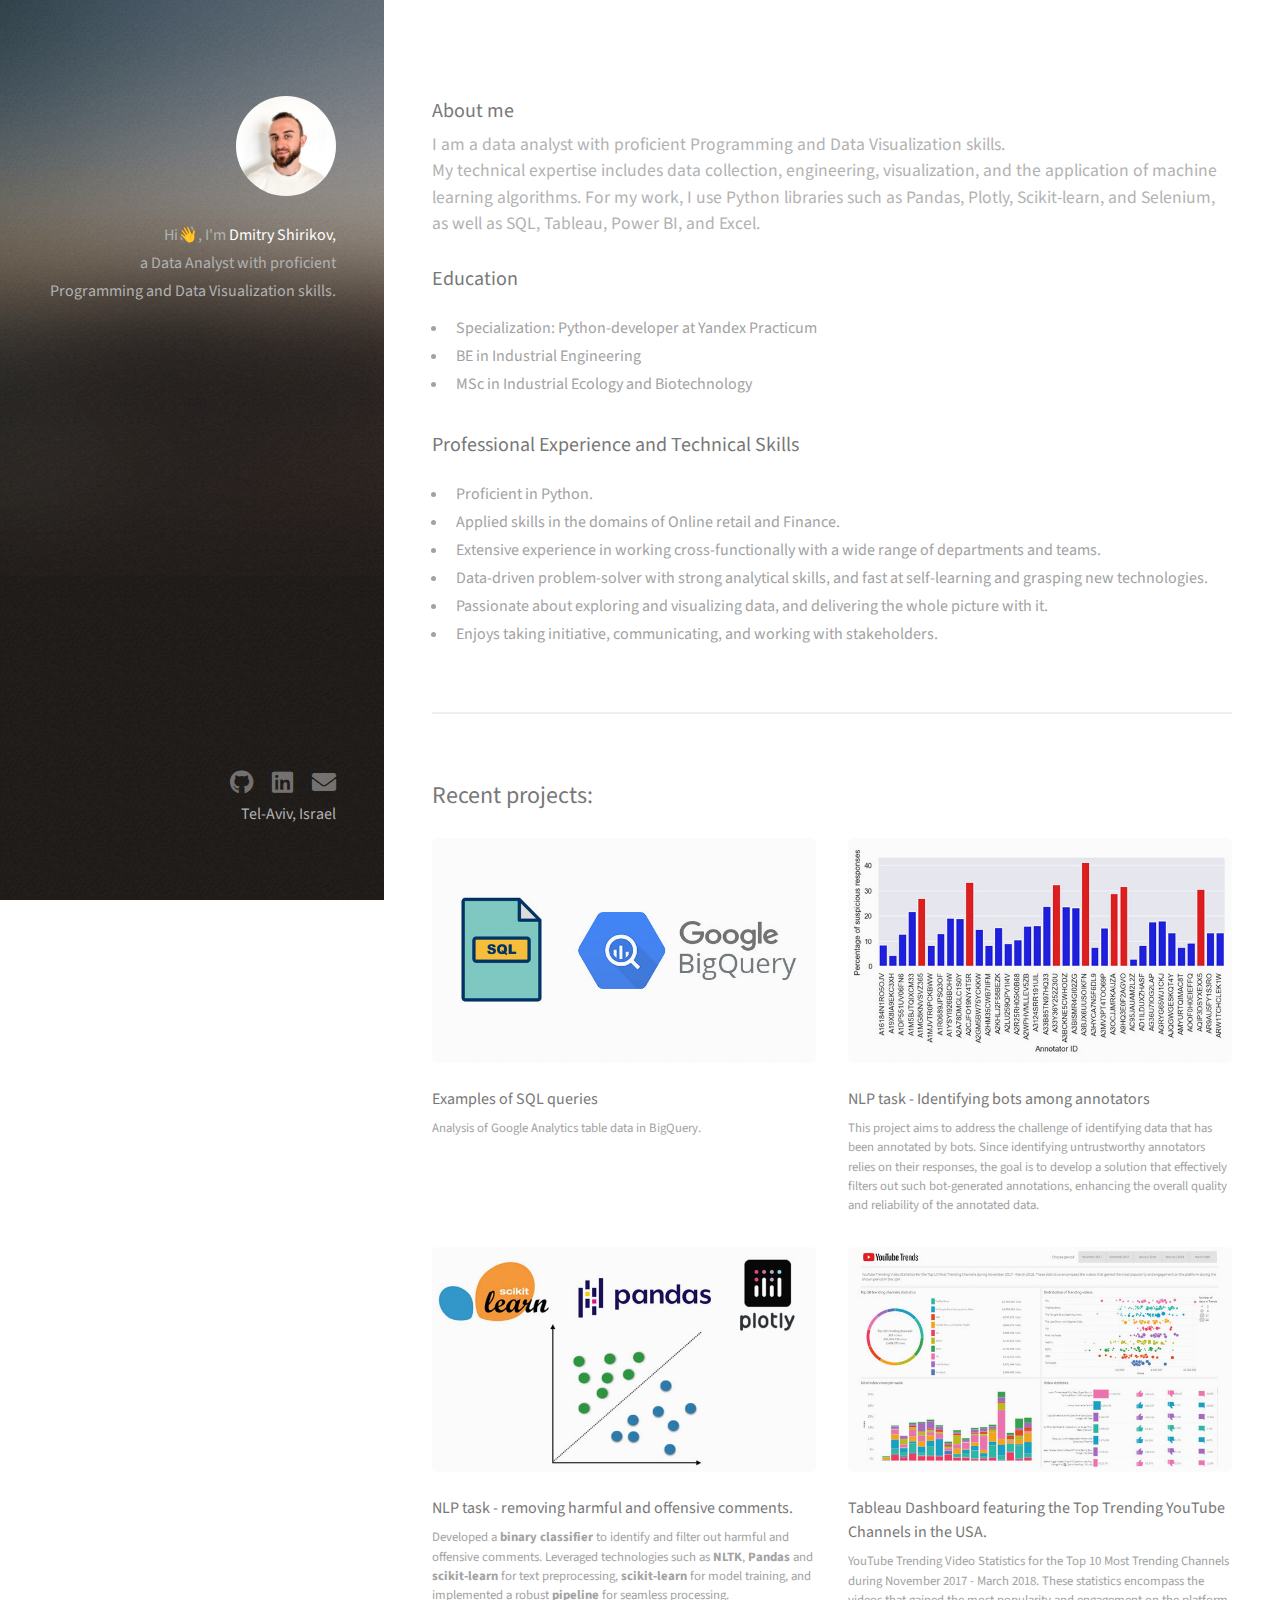
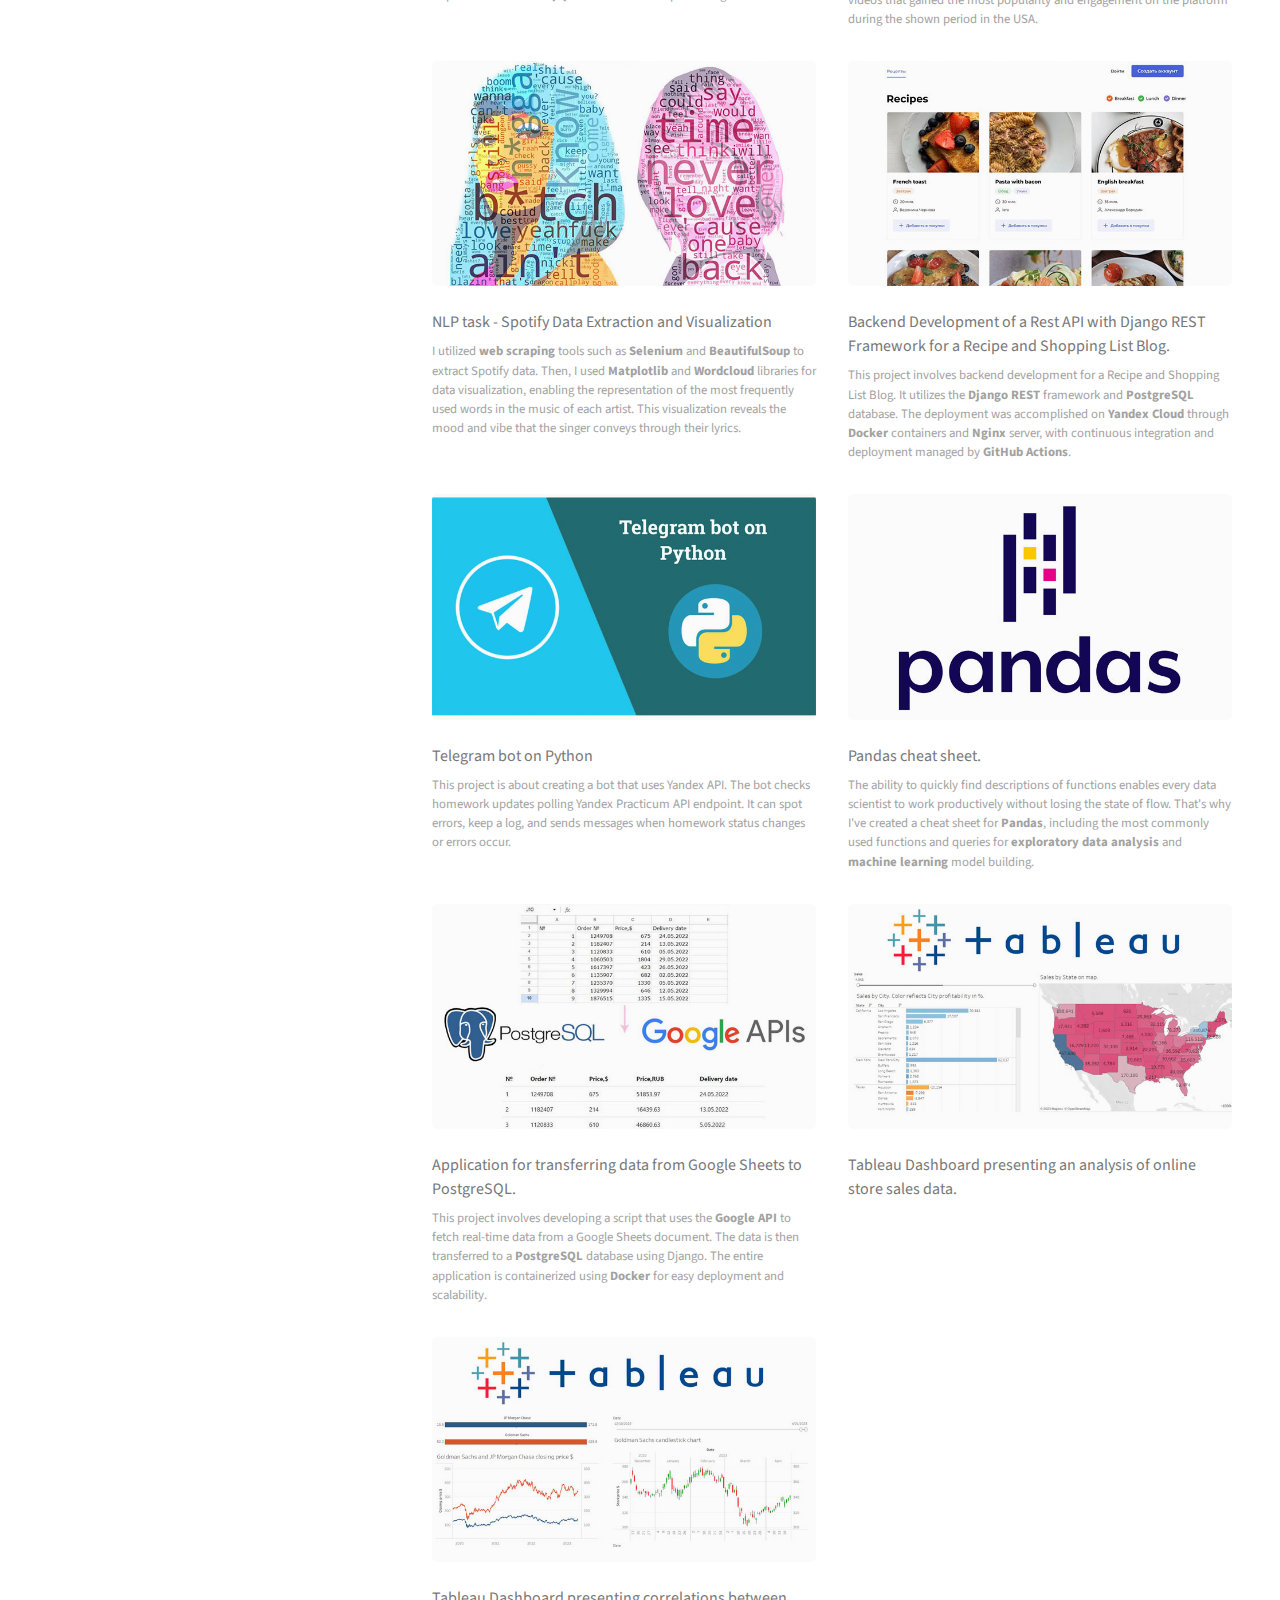
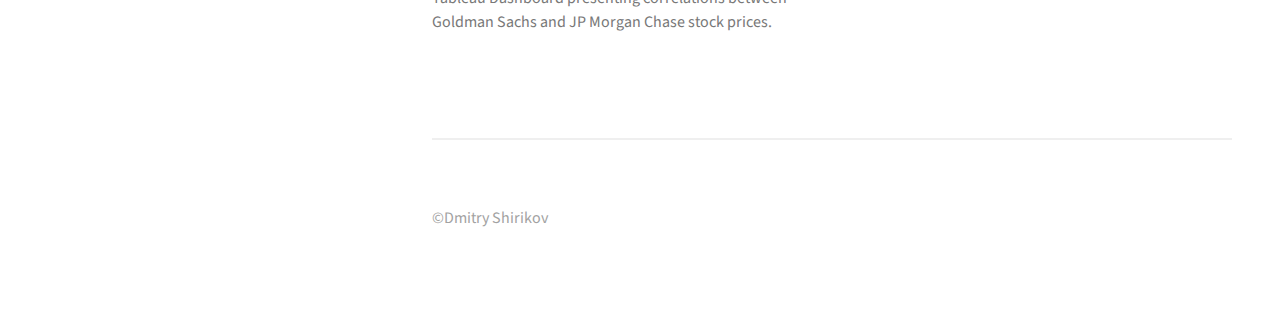
<file: index.html>
<!DOCTYPE HTML>

<html>
	<head>
		<title>Dmitry Shirikov Portfolio</title>
		<meta charset="utf-8" />
		<meta name="viewport" content="width=device-width, initial-scale=1, user-scalable=no" />
		<link rel="stylesheet" href="assets/css/main.css" />
	</head>
	<body class="is-preload">

		<!-- Header -->
			<header id="header">
				<div class="inner">
					<a href="/" class="image avatar"><img src="images/avatar.jpg" alt="" /></a>
					<p>Hi👋, I'm<strong> Dmitry Shirikov,</strong><br />
					a Data Analyst with proficient Programming and Data Visualization skills.</p>
				</div>
			</header>

		<!-- Main -->
			<div id="main">

				<!-- One -->
					<section id="one">
						<header class="major">
							<h3>About me</h3>
							<p>I am a data analyst with proficient Programming and Data Visualization skills.
                            <br> My technical expertise includes data collection, engineering, visualization, and the application of machine learning algorithms. For my work, I use Python libraries such as Pandas, Plotly, Scikit-learn, and Selenium, as well as SQL, Tableau, Power BI, and Excel.
							</p>

							<h3>Education</h3>
							<ul>
								<li>Specialization: Python-developer at Yandex Practicum</li>
								<li>BE in Industrial Engineering</li>
								<li>MSc in Industrial Ecology and Biotechnology</li>
							</ul>

							<h3>Professional Experience and Technical Skills</h3>
							<ul>
								<li>Proficient in Python.</li>
								<li>Applied skills in the domains of Online retail and Finance.</li>
								<li>Extensive experience in working cross-functionally with a wide range of departments and teams.</li>
								<li>Data-driven problem-solver with strong analytical skills, and fast at self-learning and grasping new technologies.</li>
								<li>Passionate about exploring and visualizing data, and delivering the whole picture with it.</li>
								<li>Enjoys taking initiative, communicating, and working with stakeholders.</li>
							</ul>
								
							</header>
					</section>
					

				<!-- Two -->
					<section id="two">
						<h2>Recent projects:</h2>
						<div class="row">
							<!-- 0 -->
							<article class="col-6 col-12-xsmall work-item">
								<a href="0-SQL.html" class="image fit thumb exclude-lightbox"><img src="images/thumbs/0.jpg" alt=""/></a>
								<h3>Examples of SQL queries</h3>
								<p>Analysis of Google Analytics table data in BigQuery.</p>
							</article>
							<!-- 1 -->
							<article class="col-6 col-12-xsmall work-item">
								<a href="1-bots-identifying.html" class="image fit thumb exclude-lightbox"><img src="images/thumbs/1.jpg" alt=""/></a>
								<h3>NLP task - Identifying bots among annotators</h3>
								<p>This project aims to address the challenge of identifying data that has been annotated by bots. Since identifying untrustworthy annotators relies on their responses, the goal is to develop a solution that effectively filters out such bot-generated annotations, enhancing the overall quality and reliability of the annotated data.</p>
							</article>
							<!-- 2 -->
							<article class="col-6 col-12-xsmall work-item">
								<a href="2-binary-classifyer.html" class="image fit thumb exclude-lightbox"><img src="images/thumbs/2.jpg" alt=""/></a>
								<h3>NLP task - removing harmful and offensive comments.</h3>
								<p>
									Developed a <span style="font-weight: bold;">binary classifier</span> to identify and filter out harmful and offensive comments. 
									Leveraged technologies such as <span style="font-weight: bold;">NLTK</span>, <span style="font-weight: bold;">Pandas</span> and <span style="font-weight: bold;"> scikit-learn</span> for text preprocessing,
									 <span style="font-weight: bold;"> scikit-learn</span> for model training, and implemented a robust <span style="font-weight: bold;">pipeline</span> for seamless processing.
								</p>
							</article>
							<!-- 3 -->
							<article class="col-6 col-12-xsmall work-item">
								<a href="3-tableau-youtube.html" class="image fit thumb exclude-lightbox"><img src="images/thumbs/3.jpg" alt=""/></a>
								<h3>Tableau Dashboard featuring the Top Trending YouTube Channels in the USA.</h3>
								<p>
									YouTube Trending Video Statistics for the Top 10 Most Trending Channels during November 2017 - March 2018. These statistics encompass the videos that gained the most popularity and engagement on the platform during the shown period in the USA.
								</p>
							</article>
							<!-- 4 -->
							<article class="col-6 col-12-xsmall work-item">
								<a href="4-spotify-songs-wordcloud.html" class="image fit thumb exclude-lightbox"><img src="images/thumbs/4.jpg" alt=""/></a>
								<h3>NLP task - Spotify Data Extraction and Visualization</h3>
								<p> 
									I utilized <span style="font-weight: bold;"> web scraping</span> tools such as <span style="font-weight: bold;">Selenium</span> and <span style="font-weight: bold;">BeautifulSoup</span> to extract Spotify data. Then, I used <span style="font-weight: bold;">Matplotlib</span> and <span style="font-weight: bold;">Wordcloud</span> libraries for data visualization, enabling the representation of the most frequently used words in the music of each artist. This visualization reveals the mood and vibe that the singer conveys through their lyrics.
								</p> 
								</article>
							<!-- 5 -->
							<article class="col-6 col-12-xsmall work-item">
								<a href="https://github.com/t0pdog/foodgram-project" class="image fit thumb exclude-lightbox" target="_blank"><img src="images/thumbs/5.jpg" alt=""/></a>
								<h3>Backend Development of a Rest API with Django REST Framework for a Recipe and Shopping List Blog.</h3>
								<p>
								This project involves backend development for a Recipe and Shopping List Blog. It utilizes the <span style="font-weight: bold;">Django REST</span> framework and <span style="font-weight: bold;">PostgreSQL</span> database. The deployment was accomplished on <span style="font-weight: bold;">Yandex Cloud</span> through <span style="font-weight: bold;">Docker</span> containers and <span style="font-weight: bold;">Nginx</span> server, with continuous integration and deployment managed by <span style="font-weight: bold;">GitHub Actions</span>.	
								</p>	
							</article>
							<!-- 6 -->
							<article class="col-6 col-12-xsmall work-item">
								<a href="https://github.com/t0pdog/homework_bot/tree/master" class="image fit thumb exclude-lightbox" target="_blank"><img src="images/thumbs/6.jpg" alt=""/></a>
								<h3>Telegram bot on Python</h3>
								<p>
									This project is about creating a bot that uses Yandex API. The bot checks 
									homework updates polling Yandex Practicum API endpoint. It can spot errors, keep a log, and sends messages when homework status changes or errors occur.
								</p>
							</article>
							<!-- 7 -->
							<article class="col-6 col-12-xsmall work-item">
								<a href="7-pandas.html" class="image fit thumb exclude-lightbox"><img src="images/thumbs/7.jpg" alt=""/></a>
								<h3>Pandas cheat sheet.</h3>
								<p>
									The ability to quickly find descriptions of functions enables every data scientist to work productively 
									without losing the state of flow. That's why I've created a cheat sheet for <span style="font-weight: bold;"> Pandas</span>,
									 including the most commonly used functions and queries for <span style="font-weight: bold;">exploratory data analysis</span> 
									  and <span style="font-weight: bold;"> machine learning</span> model building.
								</p>
							</article>
							<!-- 8 -->
							<article class="col-6 col-12-xsmall work-item">
								<a href="https://github.com/t0pdog/google-sheets-script" class="image fit thumb exclude-lightbox" target="_blank"><img src="images/thumbs/8.jpg" alt=""/></a>
								<h3>Application for transferring data from Google Sheets to PostgreSQL.</h3>
								<p>
									This project involves developing a script that uses the <span style="font-weight: bold;"> Google API</span> to fetch real-time data from a Google Sheets document.
									 The data is then transferred to a <span style="font-weight: bold;">PostgreSQL</span> database using Django. 
									 The entire application is containerized using <span style="font-weight: bold;">Docker</span> for easy deployment and scalability.
								</p>
							</article>
							<!-- 9 -->
							<article class="col-6 col-12-xsmall work-item">
								<a href="https://public.tableau.com/views/AnalysisofOnline-Storesalesdata_/Dashboard1?:language=en-US&:display_count=n&:origin=viz_share_link" class="image fit thumb exclude-lightbox"  target="_blank"><img src="images/thumbs/9.jpg" alt=""/></a>
								<h3>Tableau Dashboard presenting an analysis of online store sales data.</h3>
								<p>

								</p>
							</article>
							<!-- 10 -->
							<article class="col-6 col-12-xsmall work-item">
								<a href="https://public.tableau.com/views/GoldmanSachsandJPMorganChasestockprices_/Dashboard1?:language=en-US&:display_count=n&:origin=viz_share_link" class="image fit thumb exclude-lightbox"  target="_blank"><img src="images/thumbs/10.jpg" alt=""/></a>
								<h3>Tableau Dashboard presenting correlations between Goldman Sachs and JP Morgan Chase stock prices.</h3>
								<p>

								</p>
							</article>
							
						</div>
						
					</section>

				<!-- Three -->
					<section id="three">
						<div class="row">
							<div class="col-4 col-12-small">
								<p>&copy;Dmitry Shirikov</p>
							</div>
							
						</div>
					</section>
					
				</div>
		<!-- Footer -->
			<footer id="footer">
				<div class="inner">
					<ul class="icons">
						<li><a href="https://github.com/t0pdog" class="icon brands fa-github"><span class="label">Github</span></a></li>
						<li><a href="https://www.linkedin.com/in/dmitry-shirikov-621b35173/" class="icon brands fa-linkedin"><span class="label">Linkedin</span></a></li>
						<li><a href="mailto:shirikovdmitry@gmail.com" class="icon solid fa-envelope"><span class="label">Email</span></a></li>
					</ul>
					<p>Tel-Aviv, Israel</p>
				</div>
			</footer>

		<!-- Scripts -->
			<script src="assets/js/jquery.min.js"></script>
			<script src="assets/js/jquery.poptrox.min.js"></script>
			<script src="assets/js/browser.min.js"></script>
			<script src="assets/js/breakpoints.min.js"></script>
			<script src="assets/js/util.js"></script>
			<script src="assets/js/main.js"></script>
	</body>
</html>
</file>
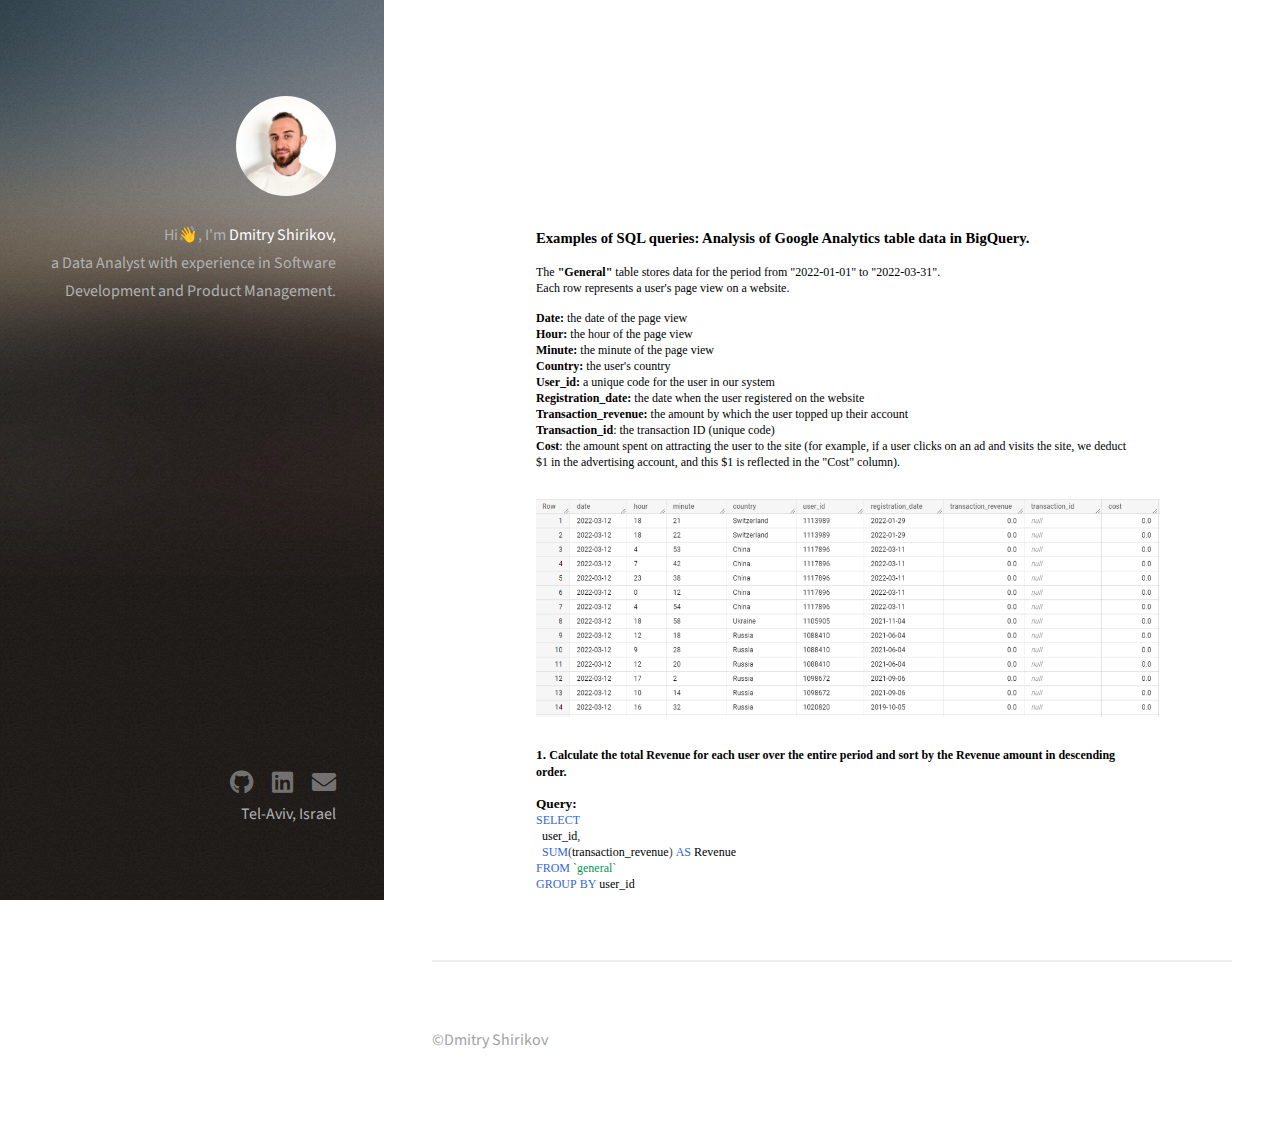
<file: 0-SQL.html>
<!DOCTYPE HTML>

<html>
	<head>
		<title>Dmitry Shirikov Portfolio</title>
		<meta charset="utf-8" />
		<meta name="viewport" content="width=device-width, initial-scale=1, user-scalable=no" />
		<link rel="stylesheet" href="assets/css/main.css" />
	</head>
	<body class="is-preload">

		<!-- Header -->
		<header id="header">
			<div class="inner">
				<a href="/" class="image avatar"><img src="images/avatar.jpg" alt="" /></a>
				<p>Hi👋, I'm<strong> Dmitry Shirikov,</strong><br />
				a Data Analyst with experience in Software Development and Product Management.</p>
			</div>
		</header>

		<!-- Main -->
			<div id="main">

					<!-- Two -->
					<section id="two">
						<div class="row">
							<iframe src="/notebooks/SQLtestexamples.html" width=100% height="800"></iframe>

						</div>	
					</section>


				<!-- Three -->
					<section id="three">
						<div class="row">
							<div class="col-4 col-12-small">
								<p>&copy;Dmitry Shirikov</p>
							</div>
							
						</div>
					</section>
					
				</div>
		<!-- Footer -->
			<footer id="footer">
				<div class="inner">
					<ul class="icons">
						<li><a href="https://github.com/t0pdog" class="icon brands fa-github"><span class="label">Github</span></a></li>
						<li><a href="https://www.linkedin.com/in/dmitry-shirikov-621b35173/" class="icon brands fa-linkedin"><span class="label">Linkedin</span></a></li>
						<li><a href="mailto:shirikovdmitry@gmail.com" class="icon solid fa-envelope"><span class="label">Email</span></a></li>
					</ul>
					<p>Tel-Aviv, Israel</p>
				</div>
			</footer>

		<!-- Scripts -->
			<script src="assets/js/jquery.min.js"></script>
			<script src="assets/js/jquery.poptrox.min.js"></script>
			<script src="assets/js/browser.min.js"></script>
			<script src="assets/js/breakpoints.min.js"></script>
			<script src="assets/js/util.js"></script>
			<script src="assets/js/main.js"></script>
	</body>
</html>
</file>
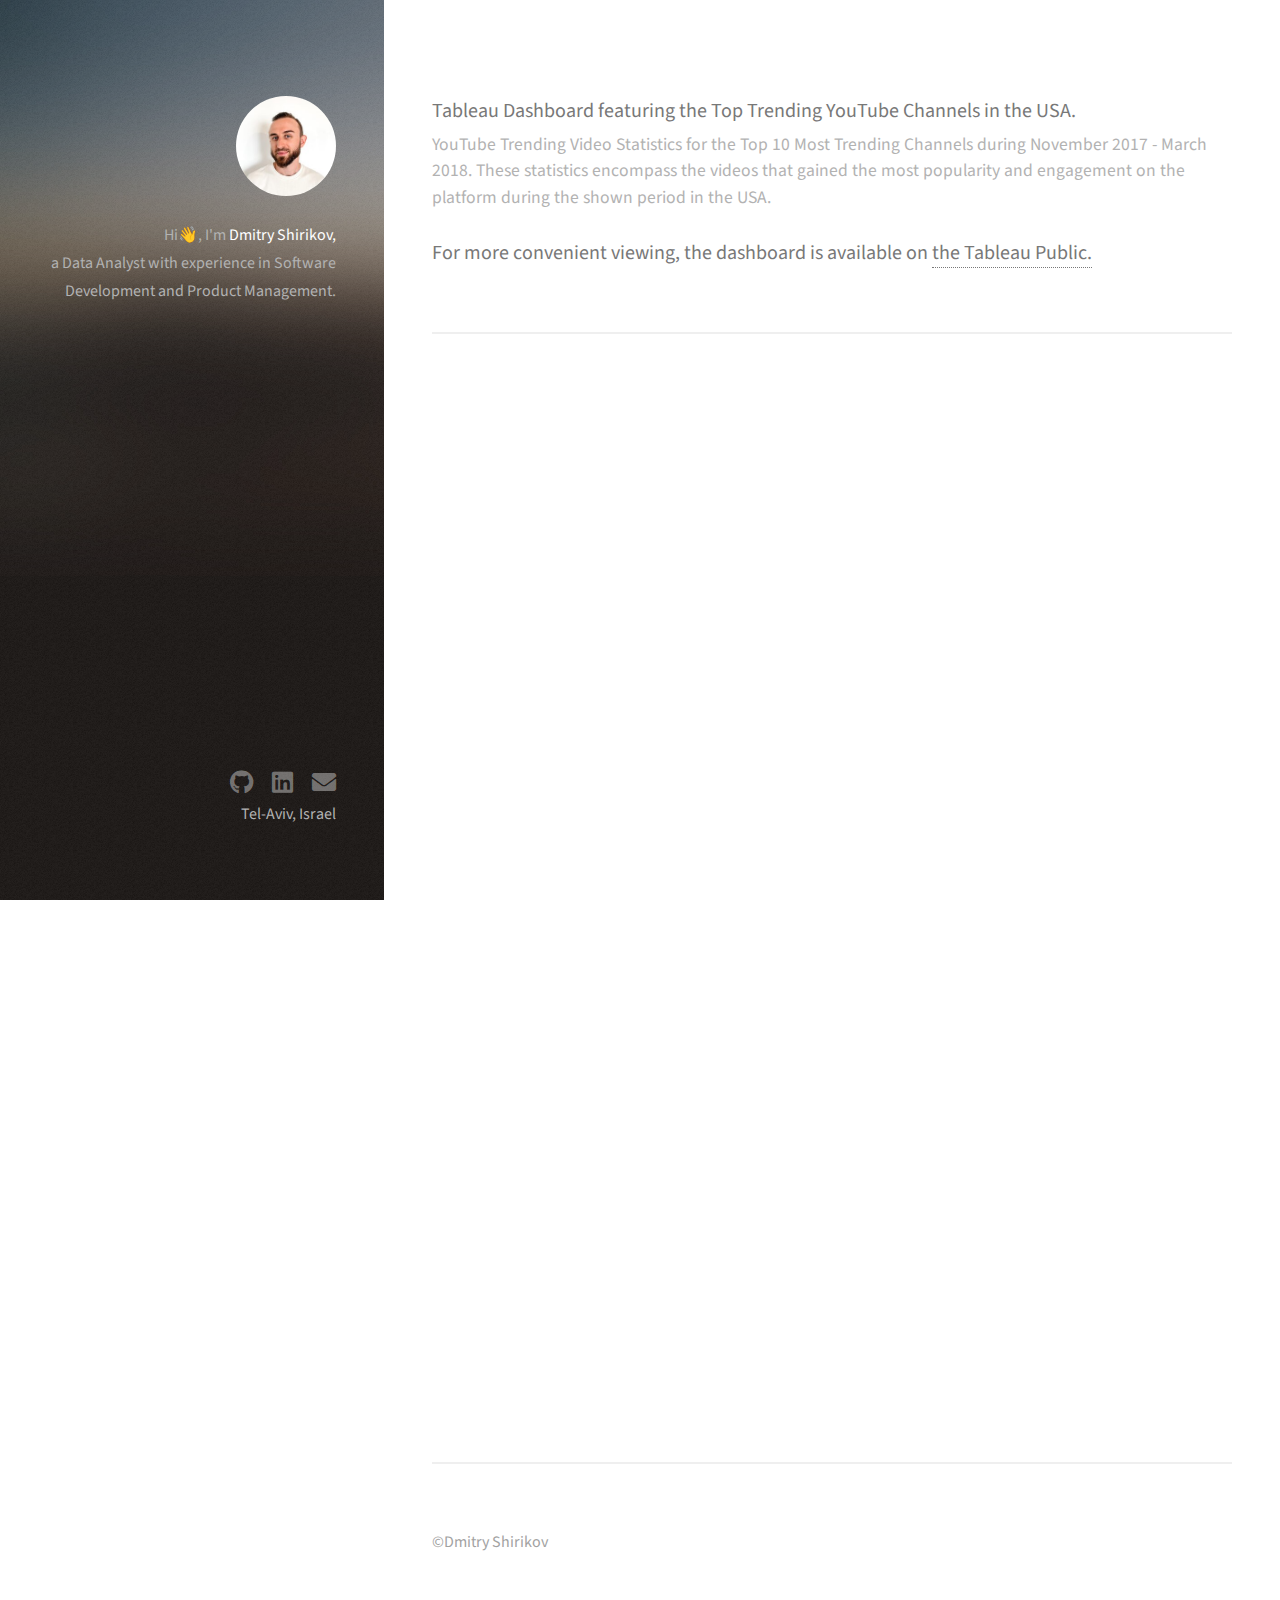
<file: 3-tableau-youtube.html>
<!DOCTYPE HTML>

<html>
	<head>
		<title>Dmitry Shirikov Portfolio</title>
		<meta charset="utf-8" />
		<meta name="viewport" content="width=device-width, initial-scale=1, user-scalable=no" />
		<link rel="stylesheet" href="assets/css/main.css" />
	</head>
	<body class="is-preload">

		<!-- Header -->
		<header id="header">
			<div class="inner">
				<a href="/" class="image avatar"><img src="images/avatar.jpg" alt="" /></a>
				<p>Hi👋, I'm<strong> Dmitry Shirikov,</strong><br />
				a Data Analyst with experience in Software Development and Product Management.</p>
			</div>
		</header>

		<!-- Main -->
			<div id="main">

				<!-- One -->
					<section id="one">
						<header class="major">
							<h3>Tableau Dashboard featuring the Top Trending YouTube Channels in the USA.</h3>
								<p>
									YouTube Trending Video Statistics for the Top 10 Most Trending Channels during November 2017 - March 2018. These statistics encompass the videos that gained the most popularity and engagement on the platform during the shown period in the USA.
								</p>
							<h3>
								For more convenient viewing, the dashboard is available on <a href="https://public.tableau.com/views/TopTrendingYouTubeChannels/Youtubetrends?:language=en-US&:display_count=n&:origin=viz_share_link"  target="_blank">the Tableau Public.</a>
							</h3>

							</header>
						
					</section>

					<!-- Two -->
					<section id="two">
						<div class="row">
							<iframe width="110%" height="1000" srcdoc='
							<div class="tableauPlaceholder" id="viz1693313723325" style="position: relative">
								<noscript>
									<a href="#">
										<img alt="Youtube trends" src="https://public.tableau.com/static/images/To/TopTrendingYouTubeChannels/Youtubetrends/1_rss.png" style="border: none">
									</a>
								</noscript>
								<object class="tableauViz" style="display:none;">
									<param name="host_url" value="https%3A%2F%2Fpublic.tableau.com%2F">
									<param name="embed_code_version" value="3">
									<param name="site_root" value="">
									<param name="name" value="TopTrendingYouTubeChannels/Youtubetrends">
									<param name="tabs" value="no">
									<param name="toolbar" value="yes">
									<param name="static_image" value="https://public.tableau.com/static/images/To/TopTrendingYouTubeChannels/Youtubetrends/1.png">
									<param name="animate_transition" value="yes">
									<param name="display_static_image" value="yes">
									<param name="display_spinner" value="yes">
									<param name="display_overlay" value="yes">
									<param name="display_count" value="yes">
									<param name="language" value="en-US">
								</object>
							</div>
							<script type="text/javascript">
								var divElement = document.getElementById("viz1693313723325");
								var vizElement = divElement.getElementsByTagName("object")[0];
								if (divElement.offsetWidth > 800) {
									vizElement.style.width = "1654px";
									vizElement.style.height = "1027px";
								} else if (divElement.offsetWidth > 500) {
									vizElement.style.width = "1654px";
									vizElement.style.height = "1027px";
								} else {
									vizElement.style.width = "100%";
									vizElement.style.height = "2077px";
								}
								var scriptElement = document.createElement("script");
								scriptElement.src = "https://public.tableau.com/javascripts/api/viz_v1.js";
								vizElement.parentNode.insertBefore(scriptElement, vizElement);
							</script>'></iframe>	

						</div>	
					</section>

				<!-- Three -->
					<section id="three">
						<div class="row">
							<div class="col-4 col-12-small">
								<p>&copy;Dmitry Shirikov</p>
							</div>
						</div>
					</section>

		<!-- Footer -->
			<footer id="footer">
				<div class="inner">
					<ul class="icons">
						<li><a href="https://github.com/t0pdog" class="icon brands fa-github"><span class="label">Github</span></a></li>
						<li><a href="https://www.linkedin.com/in/dmitry-shirikov-621b35173/" class="icon brands fa-linkedin"><span class="label">Linkedin</span></a></li>
						<li><a href="mailto:shirikovdmitry@gmail.com" class="icon solid fa-envelope"><span class="label">Email</span></a></li>
					</ul>
					<p>Tel-Aviv, Israel</p>
				</div>
			</footer>

		<!-- Scripts -->
			<script src="assets/js/jquery.min.js"></script>
			<script src="assets/js/jquery.poptrox.min.js"></script>
			<script src="assets/js/browser.min.js"></script>
			<script src="assets/js/breakpoints.min.js"></script>
			<script src="assets/js/util.js"></script>
			<script src="assets/js/main.js"></script>
	</body>
</html>
</file>
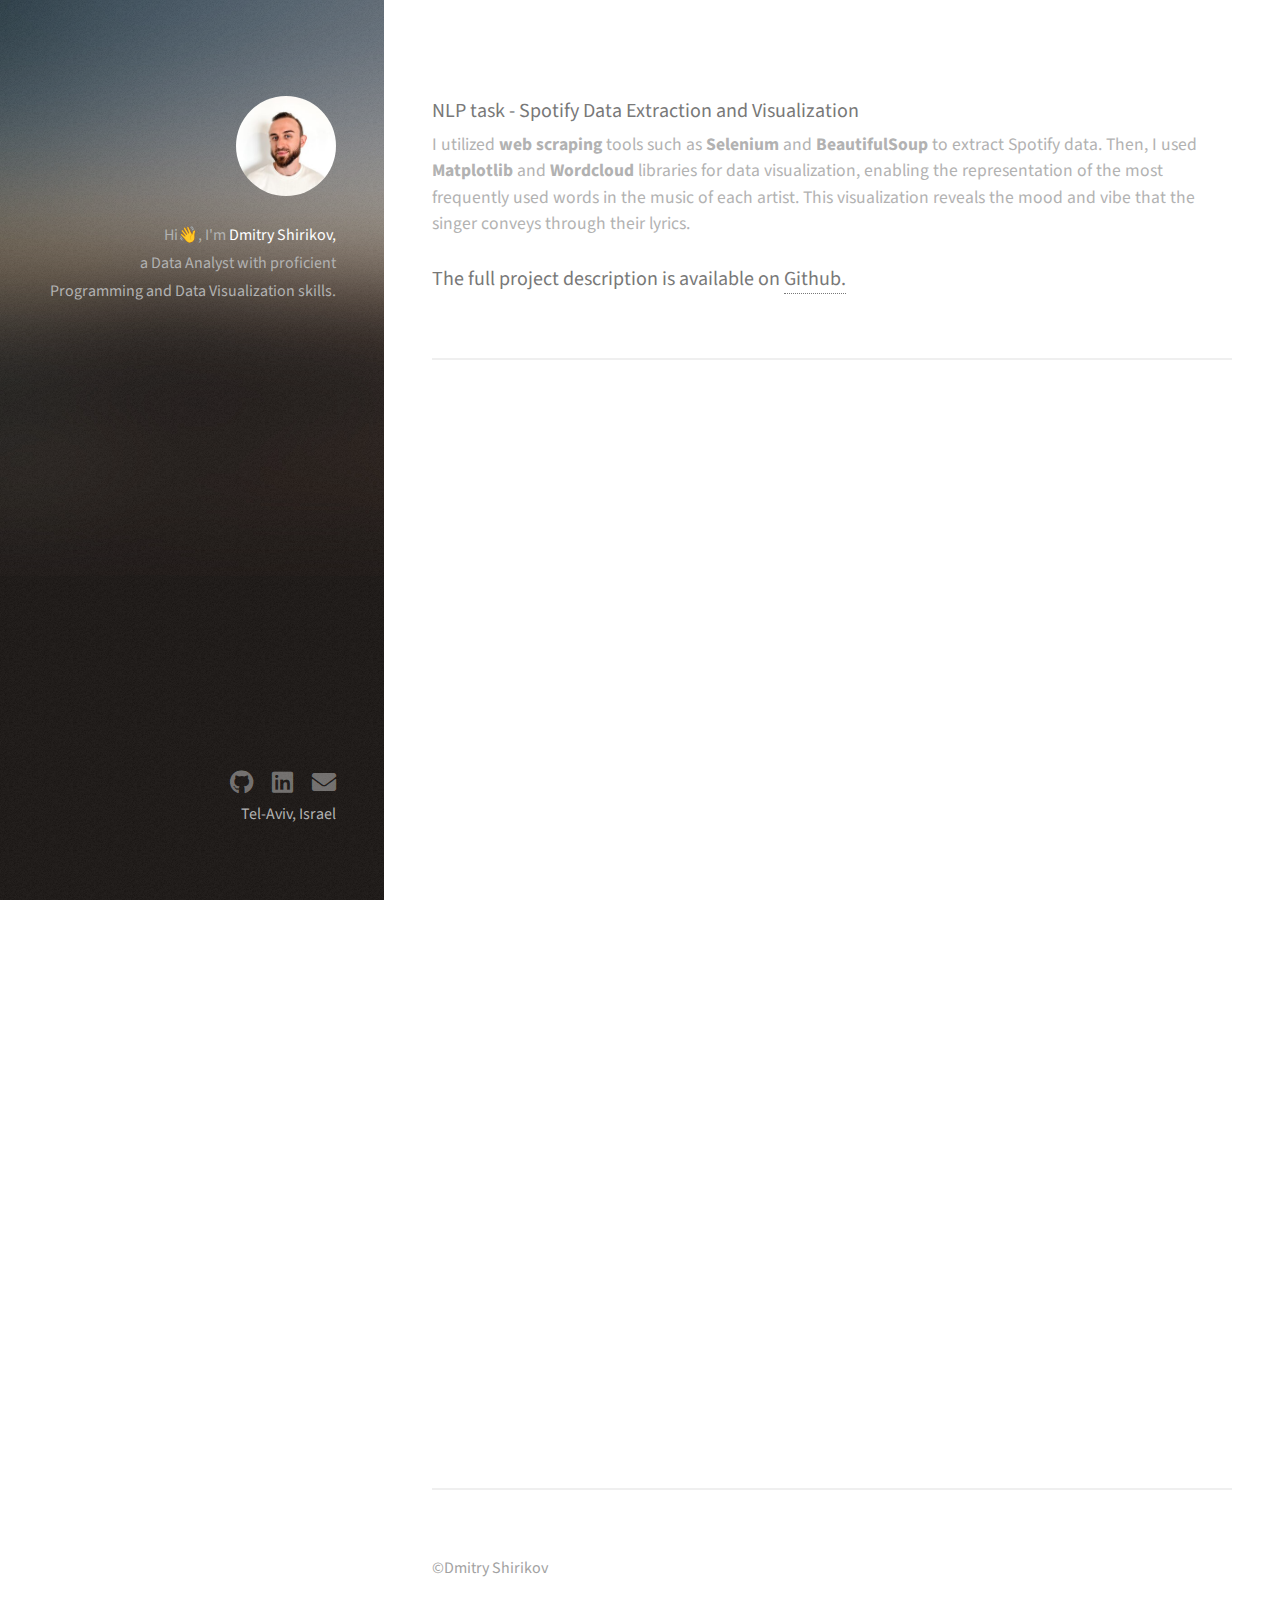
<file: 4-spotify-songs-wordcloud.html>
<!DOCTYPE HTML>

<html>
	<head>
		<title>Dmitry Shirikov Portfolio</title>
		<meta charset="utf-8" />
		<meta name="viewport" content="width=device-width, initial-scale=1, user-scalable=no" />
		<link rel="stylesheet" href="assets/css/main.css" />
	</head>
	<body class="is-preload">

		<!-- Header -->
		<header id="header">
			<div class="inner">
				<a href="/" class="image avatar"><img src="images/avatar.jpg" alt="" /></a>
				<p>Hi👋, I'm<strong> Dmitry Shirikov,</strong><br />
				a Data Analyst with proficient Programming and Data Visualization skills.</p>
			</div>
		</header>

		<!-- Main -->
			<div id="main">

				<!-- One -->
					<section id="one">
						<header class="major">
							<h3>NLP task - Spotify Data Extraction and Visualization</h3>
								<p> 
									I utilized <span style="font-weight: bold;"> web scraping</span> tools such as <span style="font-weight: bold;">Selenium</span> and <span style="font-weight: bold;">BeautifulSoup</span> to extract Spotify data. Then, I used <span style="font-weight: bold;">Matplotlib</span> and <span style="font-weight: bold;">Wordcloud</span> libraries for data visualization, enabling the representation of the most frequently used words in the music of each artist. This visualization reveals the mood and vibe that the singer conveys through their lyrics.
								</p> 
							<h3>
								The full project description is available on <a href="https://github.com/t0pdog/spotify-songs-wordcloud"  target="_blank"> Github.</a>
							</h3>
									
							</header>
					</section>

					<!-- Two -->
					<section id="two">
						<div class="row">
							<iframe src="https://nbviewer.org/github/t0pdog/spotify-songs-wordcloud/blob/main/git_example_wordcloud.ipynb" width=100% height="1000"></iframe>

						</div>	
					</section>

				<!-- Three -->
					<section id="three">
						<div class="row">
							<div class="col-4 col-12-small">
								<p>&copy;Dmitry Shirikov</p>
							</div>
							
						</div>
					</section>
					
				</div>
		<!-- Footer -->
			<footer id="footer">
				<div class="inner">
					<ul class="icons">
						<li><a href="https://github.com/t0pdog" class="icon brands fa-github"><span class="label">Github</span></a></li>
						<li><a href="https://www.linkedin.com/in/dmitry-shirikov-621b35173/" class="icon brands fa-linkedin"><span class="label">Linkedin</span></a></li>
						<li><a href="mailto:shirikovdmitry@gmail.com" class="icon solid fa-envelope"><span class="label">Email</span></a></li>
					</ul>
					<p>Tel-Aviv, Israel</p>
				</div>
			</footer>

		<!-- Scripts -->
			<script src="assets/js/jquery.min.js"></script>
			<script src="assets/js/jquery.poptrox.min.js"></script>
			<script src="assets/js/browser.min.js"></script>
			<script src="assets/js/breakpoints.min.js"></script>
			<script src="assets/js/util.js"></script>
			<script src="assets/js/main.js"></script>
	</body>
</html>
</file>
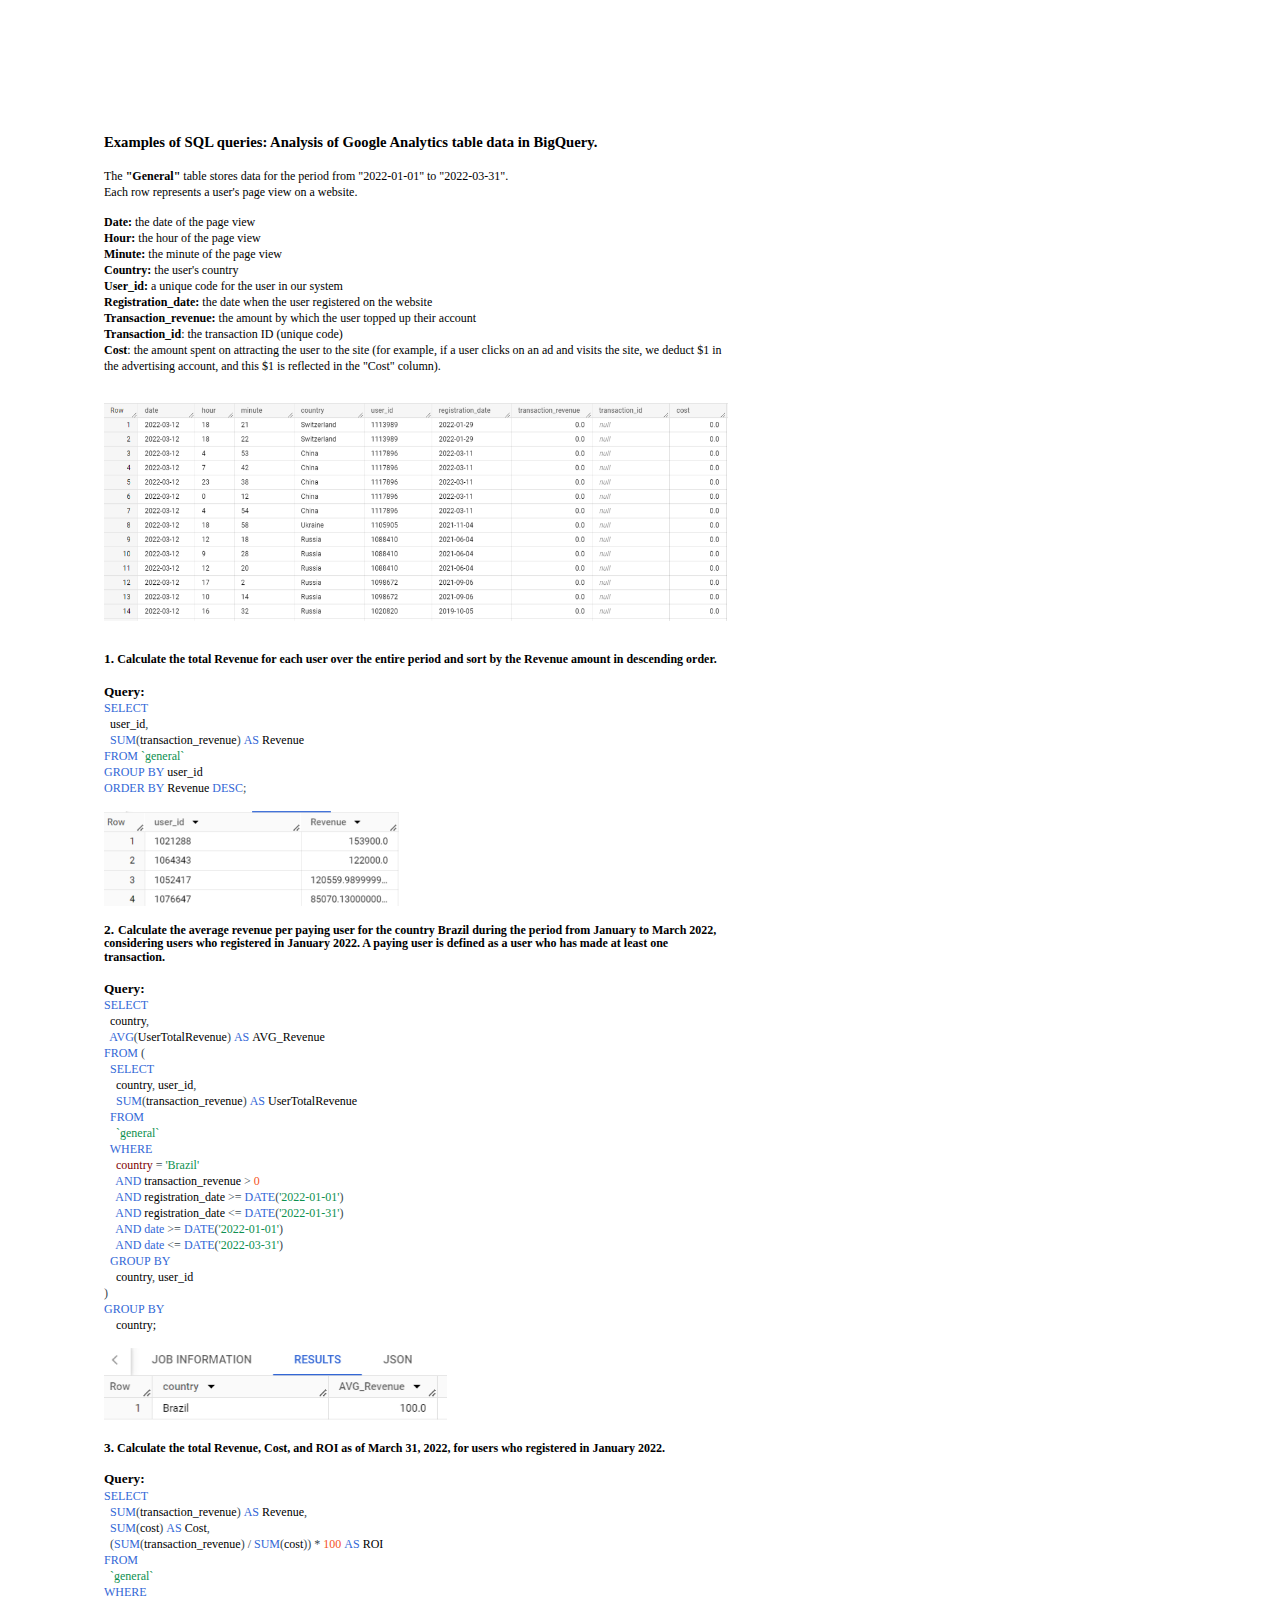
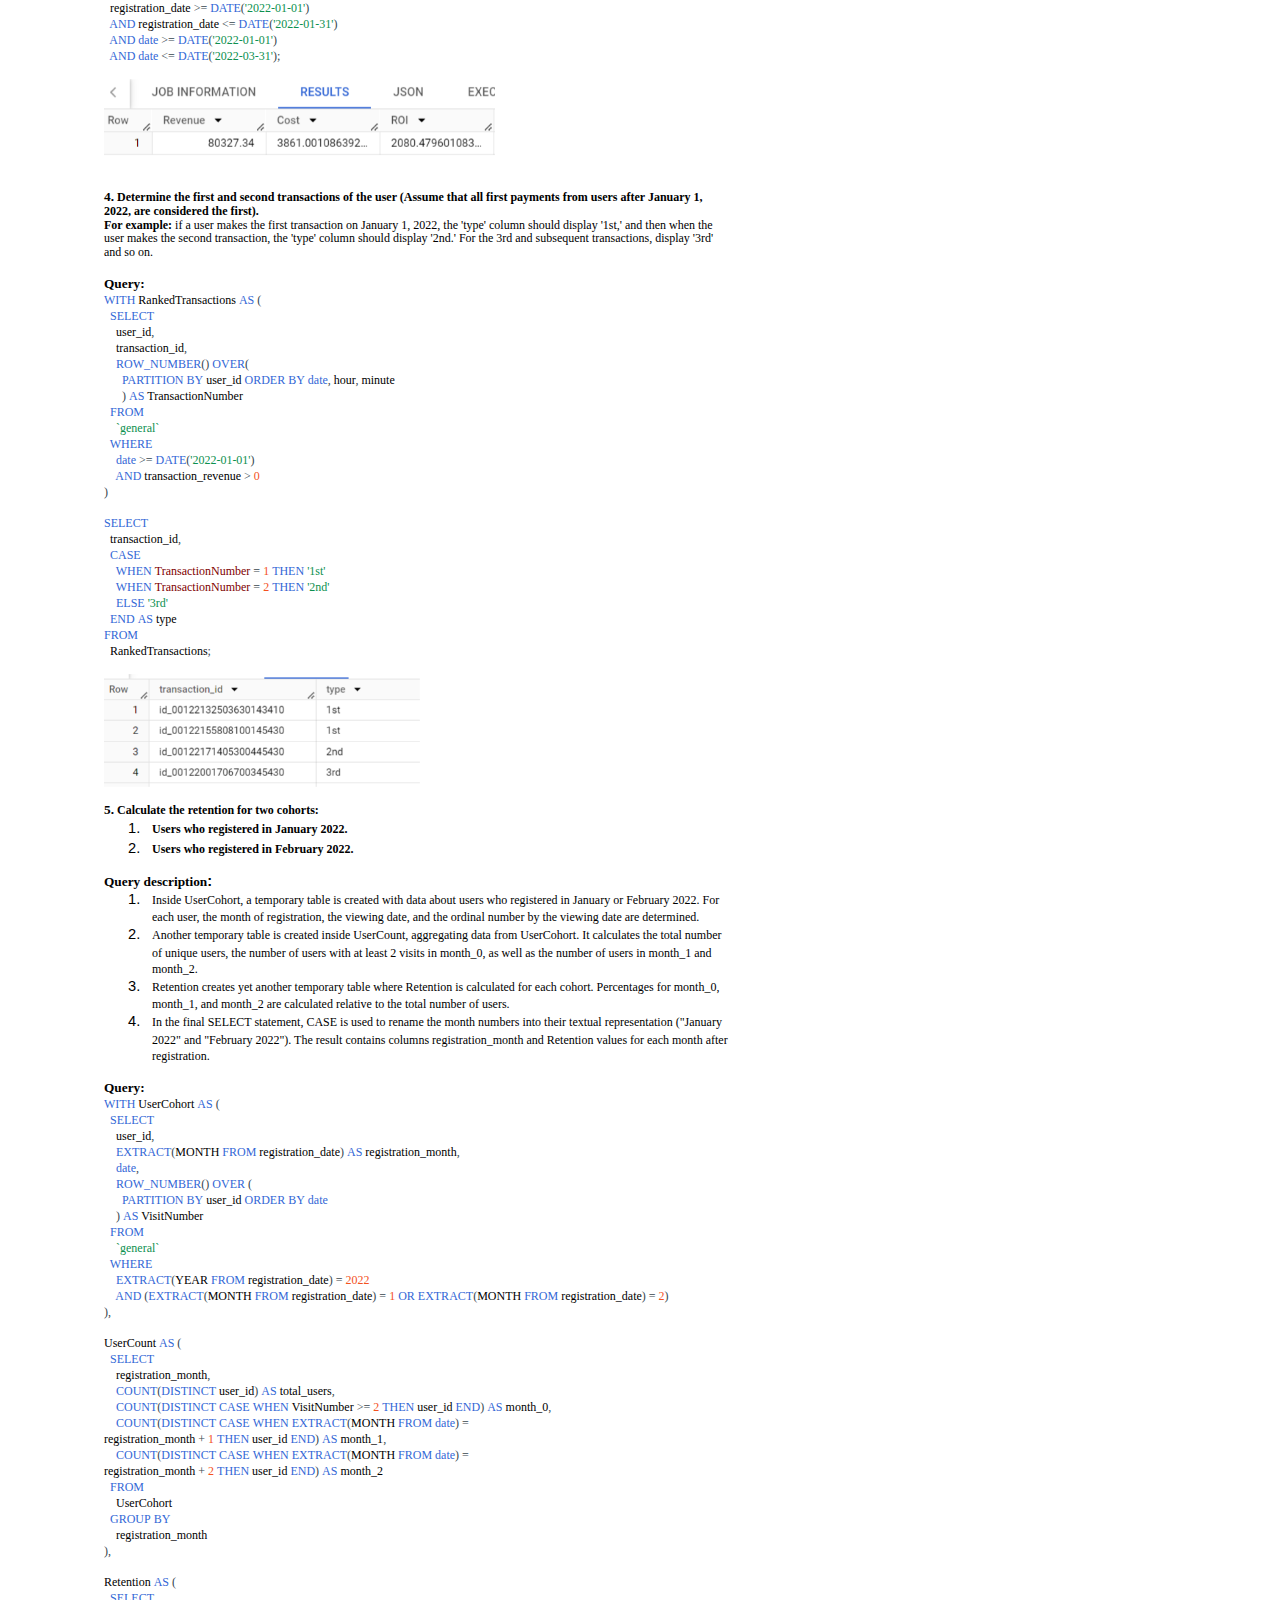
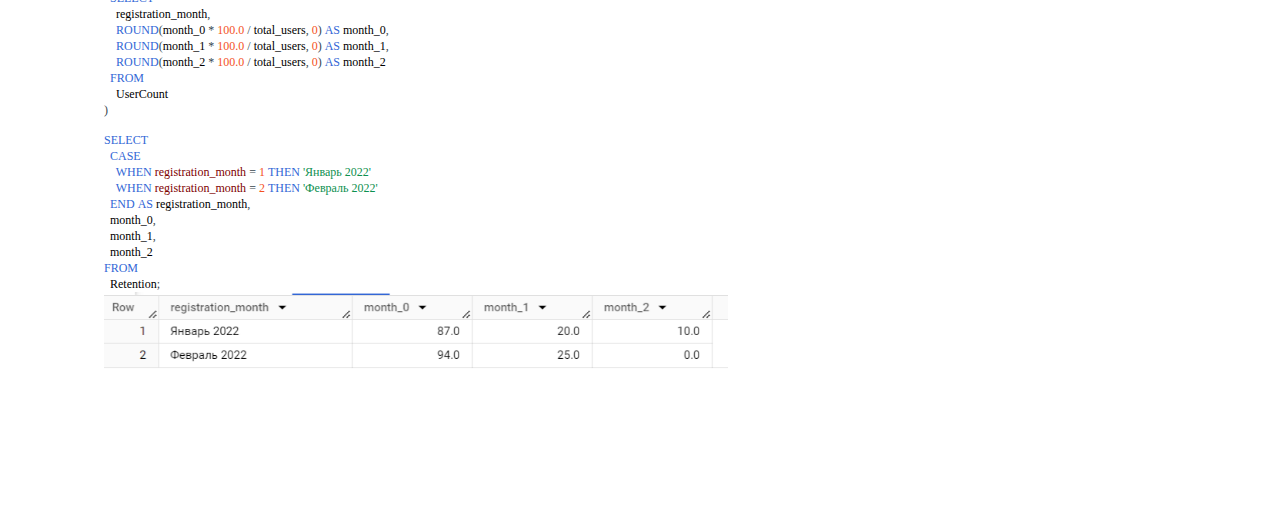
<file: notebooks/SQLtestexamples.html>
<html><head><meta content="text/html; charset=UTF-8" http-equiv="content-type"><style type="text/css">@import url(https://themes.googleusercontent.com/fonts/css?kit=MXVwpSGzOOhqOc5hUWJbBLizfYjsfH9XaeDpmRKYJN5bV0WvE1cEyAoIq5yYZlSc);.lst-kix_bkjyph2n7it3-2>li{counter-increment:lst-ctn-kix_bkjyph2n7it3-2}ol.lst-kix_c1b5kdoopaz0-3.start{counter-reset:lst-ctn-kix_c1b5kdoopaz0-3 0}ul.lst-kix_2fisidfypjn6-2{list-style-type:none}ul.lst-kix_2fisidfypjn6-1{list-style-type:none}ul.lst-kix_2fisidfypjn6-0{list-style-type:none}.lst-kix_tf3hn6ico0ym-7>li{counter-increment:lst-ctn-kix_tf3hn6ico0ym-7}.lst-kix_t0msmvubu5sq-1>li:before{content:"" counter(lst-ctn-kix_t0msmvubu5sq-1,lower-latin) ". "}.lst-kix_t0msmvubu5sq-3>li:before{content:"" counter(lst-ctn-kix_t0msmvubu5sq-3,decimal) ". "}.lst-kix_t0msmvubu5sq-0>li:before{content:"" counter(lst-ctn-kix_t0msmvubu5sq-0,decimal) ". "}.lst-kix_t0msmvubu5sq-4>li:before{content:"" counter(lst-ctn-kix_t0msmvubu5sq-4,lower-latin) ". "}ul.lst-kix_2fisidfypjn6-6{list-style-type:none}ul.lst-kix_2fisidfypjn6-5{list-style-type:none}.lst-kix_c1b5kdoopaz0-2>li{counter-increment:lst-ctn-kix_c1b5kdoopaz0-2}ul.lst-kix_2fisidfypjn6-4{list-style-type:none}ul.lst-kix_2fisidfypjn6-3{list-style-type:none}ol.lst-kix_t0msmvubu5sq-4.start{counter-reset:lst-ctn-kix_t0msmvubu5sq-4 0}ul.lst-kix_2fisidfypjn6-8{list-style-type:none}.lst-kix_t0msmvubu5sq-2>li:before{content:"" counter(lst-ctn-kix_t0msmvubu5sq-2,lower-roman) ". "}ul.lst-kix_2fisidfypjn6-7{list-style-type:none}.lst-kix_t0msmvubu5sq-0>li{counter-increment:lst-ctn-kix_t0msmvubu5sq-0}ol.lst-kix_bkjyph2n7it3-2.start{counter-reset:lst-ctn-kix_bkjyph2n7it3-2 0}.lst-kix_tf3hn6ico0ym-5>li{counter-increment:lst-ctn-kix_tf3hn6ico0ym-5}.lst-kix_t0msmvubu5sq-8>li:before{content:"" counter(lst-ctn-kix_t0msmvubu5sq-8,lower-roman) ". "}ol.lst-kix_70ug2flg07o-1.start{counter-reset:lst-ctn-kix_70ug2flg07o-1 0}.lst-kix_t0msmvubu5sq-5>li:before{content:"" counter(lst-ctn-kix_t0msmvubu5sq-5,lower-roman) ". "}.lst-kix_t0msmvubu5sq-7>li:before{content:"" counter(lst-ctn-kix_t0msmvubu5sq-7,lower-latin) ". "}ol.lst-kix_tf3hn6ico0ym-3.start{counter-reset:lst-ctn-kix_tf3hn6ico0ym-3 0}.lst-kix_bkjyph2n7it3-0>li{counter-increment:lst-ctn-kix_bkjyph2n7it3-0}.lst-kix_t0msmvubu5sq-6>li:before{content:"" counter(lst-ctn-kix_t0msmvubu5sq-6,decimal) ". "}ol.lst-kix_70ug2flg07o-7.start{counter-reset:lst-ctn-kix_70ug2flg07o-7 0}.lst-kix_c1b5kdoopaz0-0>li{counter-increment:lst-ctn-kix_c1b5kdoopaz0-0}.lst-kix_70ug2flg07o-8>li{counter-increment:lst-ctn-kix_70ug2flg07o-8}.lst-kix_16gnm8put51x-0>li:before{content:"\0025cf   "}.lst-kix_16gnm8put51x-1>li:before{content:"\0025cb   "}.lst-kix_c1b5kdoopaz0-4>li{counter-increment:lst-ctn-kix_c1b5kdoopaz0-4}ol.lst-kix_t0msmvubu5sq-5.start{counter-reset:lst-ctn-kix_t0msmvubu5sq-5 0}.lst-kix_16gnm8put51x-3>li:before{content:"\0025cf   "}.lst-kix_16gnm8put51x-2>li:before{content:"\0025a0   "}.lst-kix_t0msmvubu5sq-2>li{counter-increment:lst-ctn-kix_t0msmvubu5sq-2}ol.lst-kix_70ug2flg07o-5{list-style-type:none}ol.lst-kix_70ug2flg07o-6{list-style-type:none}ol.lst-kix_70ug2flg07o-8.start{counter-reset:lst-ctn-kix_70ug2flg07o-8 0}ol.lst-kix_70ug2flg07o-7{list-style-type:none}ol.lst-kix_70ug2flg07o-8{list-style-type:none}ol.lst-kix_c1b5kdoopaz0-1{list-style-type:none}.lst-kix_bkjyph2n7it3-6>li{counter-increment:lst-ctn-kix_bkjyph2n7it3-6}ol.lst-kix_c1b5kdoopaz0-0{list-style-type:none}ol.lst-kix_c1b5kdoopaz0-5{list-style-type:none}ol.lst-kix_c1b5kdoopaz0-4{list-style-type:none}ol.lst-kix_c1b5kdoopaz0-3{list-style-type:none}ol.lst-kix_c1b5kdoopaz0-2{list-style-type:none}.lst-kix_c1b5kdoopaz0-2>li:before{content:"" counter(lst-ctn-kix_c1b5kdoopaz0-2,lower-roman) ". "}.lst-kix_tf3hn6ico0ym-5>li:before{content:"" counter(lst-ctn-kix_tf3hn6ico0ym-5,lower-roman) ". "}.lst-kix_tf3hn6ico0ym-6>li:before{content:"" counter(lst-ctn-kix_tf3hn6ico0ym-6,decimal) ". "}.lst-kix_c1b5kdoopaz0-1>li:before{content:"" counter(lst-ctn-kix_c1b5kdoopaz0-1,lower-latin) ". "}.lst-kix_c1b5kdoopaz0-3>li:before{content:"" counter(lst-ctn-kix_c1b5kdoopaz0-3,decimal) ". "}.lst-kix_70ug2flg07o-1>li{counter-increment:lst-ctn-kix_70ug2flg07o-1}.lst-kix_c1b5kdoopaz0-6>li:before{content:"" counter(lst-ctn-kix_c1b5kdoopaz0-6,decimal) ". "}.lst-kix_tf3hn6ico0ym-1>li:before{content:"" counter(lst-ctn-kix_tf3hn6ico0ym-1,lower-latin) ". "}.lst-kix_c1b5kdoopaz0-5>li:before{content:"" counter(lst-ctn-kix_c1b5kdoopaz0-5,lower-roman) ". "}ol.lst-kix_70ug2flg07o-0{list-style-type:none}ol.lst-kix_c1b5kdoopaz0-4.start{counter-reset:lst-ctn-kix_c1b5kdoopaz0-4 0}ol.lst-kix_70ug2flg07o-1{list-style-type:none}.lst-kix_c1b5kdoopaz0-4>li:before{content:"" counter(lst-ctn-kix_c1b5kdoopaz0-4,lower-latin) ". "}ol.lst-kix_70ug2flg07o-2{list-style-type:none}.lst-kix_tf3hn6ico0ym-0>li:before{content:"" counter(lst-ctn-kix_tf3hn6ico0ym-0,decimal) ". "}.lst-kix_tf3hn6ico0ym-7>li:before{content:"" counter(lst-ctn-kix_tf3hn6ico0ym-7,lower-latin) ". "}.lst-kix_tf3hn6ico0ym-8>li:before{content:"" counter(lst-ctn-kix_tf3hn6ico0ym-8,lower-roman) ". "}ol.lst-kix_70ug2flg07o-3{list-style-type:none}ol.lst-kix_70ug2flg07o-4{list-style-type:none}ul.lst-kix_rtl1wcddotj7-3{list-style-type:none}ol.lst-kix_70ug2flg07o-2.start{counter-reset:lst-ctn-kix_70ug2flg07o-2 0}.lst-kix_16gnm8put51x-8>li:before{content:"\0025a0   "}ul.lst-kix_rtl1wcddotj7-2{list-style-type:none}ul.lst-kix_rtl1wcddotj7-1{list-style-type:none}.lst-kix_16gnm8put51x-7>li:before{content:"\0025cb   "}ol.lst-kix_tf3hn6ico0ym-2.start{counter-reset:lst-ctn-kix_tf3hn6ico0ym-2 0}ul.lst-kix_rtl1wcddotj7-0{list-style-type:none}ol.lst-kix_tf3hn6ico0ym-8.start{counter-reset:lst-ctn-kix_tf3hn6ico0ym-8 0}.lst-kix_16gnm8put51x-4>li:before{content:"\0025cb   "}.lst-kix_tf3hn6ico0ym-2>li:before{content:"" counter(lst-ctn-kix_tf3hn6ico0ym-2,lower-roman) ". "}.lst-kix_16gnm8put51x-5>li:before{content:"\0025a0   "}ul.lst-kix_rtl1wcddotj7-8{list-style-type:none}ul.lst-kix_rtl1wcddotj7-7{list-style-type:none}.lst-kix_16gnm8put51x-6>li:before{content:"\0025cf   "}.lst-kix_c1b5kdoopaz0-0>li:before{content:"" counter(lst-ctn-kix_c1b5kdoopaz0-0,decimal) ". "}ul.lst-kix_rtl1wcddotj7-6{list-style-type:none}.lst-kix_tf3hn6ico0ym-3>li:before{content:"" counter(lst-ctn-kix_tf3hn6ico0ym-3,decimal) ". "}.lst-kix_tf3hn6ico0ym-4>li:before{content:"" counter(lst-ctn-kix_tf3hn6ico0ym-4,lower-latin) ". "}ul.lst-kix_rtl1wcddotj7-5{list-style-type:none}ul.lst-kix_rtl1wcddotj7-4{list-style-type:none}ol.lst-kix_t0msmvubu5sq-4{list-style-type:none}ol.lst-kix_t0msmvubu5sq-3{list-style-type:none}ol.lst-kix_t0msmvubu5sq-0.start{counter-reset:lst-ctn-kix_t0msmvubu5sq-0 0}ol.lst-kix_t0msmvubu5sq-2{list-style-type:none}ol.lst-kix_t0msmvubu5sq-1{list-style-type:none}ol.lst-kix_tf3hn6ico0ym-4.start{counter-reset:lst-ctn-kix_tf3hn6ico0ym-4 0}ol.lst-kix_t0msmvubu5sq-8{list-style-type:none}.lst-kix_c1b5kdoopaz0-7>li{counter-increment:lst-ctn-kix_c1b5kdoopaz0-7}ol.lst-kix_t0msmvubu5sq-7{list-style-type:none}ol.lst-kix_t0msmvubu5sq-6{list-style-type:none}.lst-kix_70ug2flg07o-5>li{counter-increment:lst-ctn-kix_70ug2flg07o-5}ol.lst-kix_t0msmvubu5sq-5{list-style-type:none}.lst-kix_t0msmvubu5sq-4>li{counter-increment:lst-ctn-kix_t0msmvubu5sq-4}ol.lst-kix_bkjyph2n7it3-6.start{counter-reset:lst-ctn-kix_bkjyph2n7it3-6 0}.lst-kix_t0msmvubu5sq-5>li{counter-increment:lst-ctn-kix_t0msmvubu5sq-5}.lst-kix_c1b5kdoopaz0-8>li{counter-increment:lst-ctn-kix_c1b5kdoopaz0-8}ol.lst-kix_70ug2flg07o-0.start{counter-reset:lst-ctn-kix_70ug2flg07o-0 0}ol.lst-kix_t0msmvubu5sq-0{list-style-type:none}.lst-kix_c1b5kdoopaz0-8>li:before{content:"" counter(lst-ctn-kix_c1b5kdoopaz0-8,lower-roman) ". "}ol.lst-kix_c1b5kdoopaz0-8{list-style-type:none}.lst-kix_t0msmvubu5sq-3>li{counter-increment:lst-ctn-kix_t0msmvubu5sq-3}ol.lst-kix_c1b5kdoopaz0-7{list-style-type:none}ol.lst-kix_c1b5kdoopaz0-6{list-style-type:none}.lst-kix_tf3hn6ico0ym-2>li{counter-increment:lst-ctn-kix_tf3hn6ico0ym-2}ol.lst-kix_tf3hn6ico0ym-7.start{counter-reset:lst-ctn-kix_tf3hn6ico0ym-7 0}ol.lst-kix_t0msmvubu5sq-3.start{counter-reset:lst-ctn-kix_t0msmvubu5sq-3 0}ol.lst-kix_c1b5kdoopaz0-2.start{counter-reset:lst-ctn-kix_c1b5kdoopaz0-2 0}ol.lst-kix_c1b5kdoopaz0-1.start{counter-reset:lst-ctn-kix_c1b5kdoopaz0-1 0}ol.lst-kix_tf3hn6ico0ym-6.start{counter-reset:lst-ctn-kix_tf3hn6ico0ym-6 0}ol.lst-kix_t0msmvubu5sq-2.start{counter-reset:lst-ctn-kix_t0msmvubu5sq-2 0}ol.lst-kix_bkjyph2n7it3-8.start{counter-reset:lst-ctn-kix_bkjyph2n7it3-8 0}ol.lst-kix_tf3hn6ico0ym-5.start{counter-reset:lst-ctn-kix_tf3hn6ico0ym-5 0}.lst-kix_70ug2flg07o-6>li{counter-increment:lst-ctn-kix_70ug2flg07o-6}ol.lst-kix_t0msmvubu5sq-1.start{counter-reset:lst-ctn-kix_t0msmvubu5sq-1 0}ol.lst-kix_c1b5kdoopaz0-0.start{counter-reset:lst-ctn-kix_c1b5kdoopaz0-0 0}ol.lst-kix_tf3hn6ico0ym-1{list-style-type:none}ol.lst-kix_tf3hn6ico0ym-2{list-style-type:none}ol.lst-kix_tf3hn6ico0ym-3{list-style-type:none}ol.lst-kix_tf3hn6ico0ym-4{list-style-type:none}ol.lst-kix_tf3hn6ico0ym-5{list-style-type:none}ol.lst-kix_tf3hn6ico0ym-6{list-style-type:none}ol.lst-kix_tf3hn6ico0ym-7{list-style-type:none}ol.lst-kix_tf3hn6ico0ym-8{list-style-type:none}ol.lst-kix_bkjyph2n7it3-7.start{counter-reset:lst-ctn-kix_bkjyph2n7it3-7 0}.lst-kix_bkjyph2n7it3-4>li{counter-increment:lst-ctn-kix_bkjyph2n7it3-4}ol.lst-kix_tf3hn6ico0ym-0{list-style-type:none}.lst-kix_tf3hn6ico0ym-3>li{counter-increment:lst-ctn-kix_tf3hn6ico0ym-3}.lst-kix_70ug2flg07o-0>li:before{content:"" counter(lst-ctn-kix_70ug2flg07o-0,decimal) ") "}.lst-kix_c1b5kdoopaz0-1>li{counter-increment:lst-ctn-kix_c1b5kdoopaz0-1}.lst-kix_70ug2flg07o-1>li:before{content:"" counter(lst-ctn-kix_70ug2flg07o-1,lower-latin) ") "}.lst-kix_70ug2flg07o-2>li:before{content:"" counter(lst-ctn-kix_70ug2flg07o-2,lower-roman) ") "}ol.lst-kix_t0msmvubu5sq-7.start{counter-reset:lst-ctn-kix_t0msmvubu5sq-7 0}.lst-kix_70ug2flg07o-8>li:before{content:"" counter(lst-ctn-kix_70ug2flg07o-8,lower-roman) ". "}ol.lst-kix_c1b5kdoopaz0-6.start{counter-reset:lst-ctn-kix_c1b5kdoopaz0-6 0}.lst-kix_70ug2flg07o-0>li{counter-increment:lst-ctn-kix_70ug2flg07o-0}.lst-kix_tf3hn6ico0ym-8>li{counter-increment:lst-ctn-kix_tf3hn6ico0ym-8}.lst-kix_2fisidfypjn6-1>li:before{content:"\0025cb   "}.lst-kix_bkjyph2n7it3-3>li{counter-increment:lst-ctn-kix_bkjyph2n7it3-3}.lst-kix_2fisidfypjn6-0>li:before{content:"  "}.lst-kix_70ug2flg07o-7>li:before{content:"" counter(lst-ctn-kix_70ug2flg07o-7,lower-latin) ". "}.lst-kix_70ug2flg07o-6>li:before{content:"" counter(lst-ctn-kix_70ug2flg07o-6,decimal) ". "}.lst-kix_c1b5kdoopaz0-3>li{counter-increment:lst-ctn-kix_c1b5kdoopaz0-3}.lst-kix_70ug2flg07o-4>li:before{content:"(" counter(lst-ctn-kix_70ug2flg07o-4,lower-latin) ") "}ol.lst-kix_tf3hn6ico0ym-0.start{counter-reset:lst-ctn-kix_tf3hn6ico0ym-0 0}.lst-kix_70ug2flg07o-3>li:before{content:"(" counter(lst-ctn-kix_70ug2flg07o-3,decimal) ") "}.lst-kix_70ug2flg07o-5>li:before{content:"(" counter(lst-ctn-kix_70ug2flg07o-5,lower-roman) ") "}ol.lst-kix_70ug2flg07o-4.start{counter-reset:lst-ctn-kix_70ug2flg07o-4 0}.lst-kix_bkjyph2n7it3-7>li:before{content:"" counter(lst-ctn-kix_bkjyph2n7it3-7,lower-latin) ". "}.lst-kix_rtl1wcddotj7-6>li:before{content:"\0025cf   "}.lst-kix_rtl1wcddotj7-7>li:before{content:"\0025cb   "}.lst-kix_bkjyph2n7it3-6>li:before{content:"" counter(lst-ctn-kix_bkjyph2n7it3-6,decimal) ". "}.lst-kix_bkjyph2n7it3-8>li:before{content:"" counter(lst-ctn-kix_bkjyph2n7it3-8,lower-roman) ". "}.lst-kix_70ug2flg07o-2>li{counter-increment:lst-ctn-kix_70ug2flg07o-2}.lst-kix_rtl1wcddotj7-3>li:before{content:"\0025cf   "}.lst-kix_bkjyph2n7it3-2>li:before{content:"" counter(lst-ctn-kix_bkjyph2n7it3-2,lower-roman) ". "}.lst-kix_bkjyph2n7it3-1>li:before{content:"" counter(lst-ctn-kix_bkjyph2n7it3-1,lower-latin) ". "}ol.lst-kix_c1b5kdoopaz0-5.start{counter-reset:lst-ctn-kix_c1b5kdoopaz0-5 0}.lst-kix_tf3hn6ico0ym-4>li{counter-increment:lst-ctn-kix_tf3hn6ico0ym-4}.lst-kix_rtl1wcddotj7-4>li:before{content:"\0025cb   "}.lst-kix_rtl1wcddotj7-5>li:before{content:"\0025a0   "}.lst-kix_bkjyph2n7it3-5>li{counter-increment:lst-ctn-kix_bkjyph2n7it3-5}ol.lst-kix_bkjyph2n7it3-5.start{counter-reset:lst-ctn-kix_bkjyph2n7it3-5 0}.lst-kix_t0msmvubu5sq-8>li{counter-increment:lst-ctn-kix_t0msmvubu5sq-8}.lst-kix_bkjyph2n7it3-3>li:before{content:"" counter(lst-ctn-kix_bkjyph2n7it3-3,decimal) ". "}.lst-kix_rtl1wcddotj7-2>li:before{content:"\0025a0   "}.lst-kix_bkjyph2n7it3-4>li:before{content:"" counter(lst-ctn-kix_bkjyph2n7it3-4,lower-latin) ". "}.lst-kix_2fisidfypjn6-2>li:before{content:"\0025a0   "}.lst-kix_bkjyph2n7it3-5>li:before{content:"" counter(lst-ctn-kix_bkjyph2n7it3-5,lower-roman) ". "}.lst-kix_rtl1wcddotj7-0>li:before{content:"  "}.lst-kix_rtl1wcddotj7-1>li:before{content:"\0025cb   "}.lst-kix_70ug2flg07o-7>li{counter-increment:lst-ctn-kix_70ug2flg07o-7}.lst-kix_2fisidfypjn6-3>li:before{content:"\0025cf   "}ol.lst-kix_bkjyph2n7it3-8{list-style-type:none}ol.lst-kix_bkjyph2n7it3-6{list-style-type:none}ol.lst-kix_bkjyph2n7it3-7{list-style-type:none}.lst-kix_2fisidfypjn6-4>li:before{content:"\0025cb   "}.lst-kix_2fisidfypjn6-6>li:before{content:"\0025cf   "}ol.lst-kix_bkjyph2n7it3-4{list-style-type:none}ol.lst-kix_bkjyph2n7it3-5{list-style-type:none}ol.lst-kix_bkjyph2n7it3-2{list-style-type:none}ol.lst-kix_bkjyph2n7it3-3{list-style-type:none}.lst-kix_2fisidfypjn6-5>li:before{content:"\0025a0   "}ol.lst-kix_bkjyph2n7it3-0{list-style-type:none}ol.lst-kix_bkjyph2n7it3-1{list-style-type:none}.lst-kix_2fisidfypjn6-8>li:before{content:"\0025a0   "}.lst-kix_2fisidfypjn6-7>li:before{content:"\0025cb   "}ol.lst-kix_bkjyph2n7it3-4.start{counter-reset:lst-ctn-kix_bkjyph2n7it3-4 0}ul.lst-kix_16gnm8put51x-1{list-style-type:none}ul.lst-kix_16gnm8put51x-2{list-style-type:none}ul.lst-kix_16gnm8put51x-3{list-style-type:none}ul.lst-kix_16gnm8put51x-4{list-style-type:none}ul.lst-kix_16gnm8put51x-0{list-style-type:none}.lst-kix_tf3hn6ico0ym-1>li{counter-increment:lst-ctn-kix_tf3hn6ico0ym-1}.lst-kix_bkjyph2n7it3-8>li{counter-increment:lst-ctn-kix_bkjyph2n7it3-8}ul.lst-kix_16gnm8put51x-5{list-style-type:none}ul.lst-kix_16gnm8put51x-6{list-style-type:none}ul.lst-kix_16gnm8put51x-7{list-style-type:none}ul.lst-kix_16gnm8put51x-8{list-style-type:none}ol.lst-kix_bkjyph2n7it3-0.start{counter-reset:lst-ctn-kix_bkjyph2n7it3-0 0}ol.lst-kix_70ug2flg07o-3.start{counter-reset:lst-ctn-kix_70ug2flg07o-3 0}ol.lst-kix_tf3hn6ico0ym-1.start{counter-reset:lst-ctn-kix_tf3hn6ico0ym-1 0}.lst-kix_70ug2flg07o-4>li{counter-increment:lst-ctn-kix_70ug2flg07o-4}.lst-kix_c1b5kdoopaz0-7>li:before{content:"" counter(lst-ctn-kix_c1b5kdoopaz0-7,lower-latin) ". "}ol.lst-kix_bkjyph2n7it3-3.start{counter-reset:lst-ctn-kix_bkjyph2n7it3-3 0}.lst-kix_t0msmvubu5sq-6>li{counter-increment:lst-ctn-kix_t0msmvubu5sq-6}.lst-kix_c1b5kdoopaz0-6>li{counter-increment:lst-ctn-kix_c1b5kdoopaz0-6}ol.lst-kix_t0msmvubu5sq-6.start{counter-reset:lst-ctn-kix_t0msmvubu5sq-6 0}.lst-kix_bkjyph2n7it3-0>li:before{content:"" counter(lst-ctn-kix_bkjyph2n7it3-0,decimal) ". "}.lst-kix_rtl1wcddotj7-8>li:before{content:"\0025a0   "}ol.lst-kix_70ug2flg07o-5.start{counter-reset:lst-ctn-kix_70ug2flg07o-5 0}ol.lst-kix_c1b5kdoopaz0-8.start{counter-reset:lst-ctn-kix_c1b5kdoopaz0-8 0}.lst-kix_t0msmvubu5sq-7>li{counter-increment:lst-ctn-kix_t0msmvubu5sq-7}ol.lst-kix_bkjyph2n7it3-1.start{counter-reset:lst-ctn-kix_bkjyph2n7it3-1 0}.lst-kix_t0msmvubu5sq-1>li{counter-increment:lst-ctn-kix_t0msmvubu5sq-1}.lst-kix_c1b5kdoopaz0-5>li{counter-increment:lst-ctn-kix_c1b5kdoopaz0-5}li.li-bullet-0:before{margin-left:-18pt;white-space:nowrap;display:inline-block;min-width:18pt}.lst-kix_70ug2flg07o-3>li{counter-increment:lst-ctn-kix_70ug2flg07o-3}ol.lst-kix_70ug2flg07o-6.start{counter-reset:lst-ctn-kix_70ug2flg07o-6 0}.lst-kix_tf3hn6ico0ym-6>li{counter-increment:lst-ctn-kix_tf3hn6ico0ym-6}.lst-kix_bkjyph2n7it3-7>li{counter-increment:lst-ctn-kix_bkjyph2n7it3-7}.lst-kix_tf3hn6ico0ym-0>li{counter-increment:lst-ctn-kix_tf3hn6ico0ym-0}ol.lst-kix_t0msmvubu5sq-8.start{counter-reset:lst-ctn-kix_t0msmvubu5sq-8 0}ol.lst-kix_c1b5kdoopaz0-7.start{counter-reset:lst-ctn-kix_c1b5kdoopaz0-7 0}.lst-kix_bkjyph2n7it3-1>li{counter-increment:lst-ctn-kix_bkjyph2n7it3-1}ol{margin:0;padding:0}table td,table th{padding:0}.c10{color:#000000;font-weight:400;text-decoration:none;vertical-align:baseline;font-size:11pt;font-family:"Arial";font-style:normal}.c1{background-color:#ffffff;padding-top:0pt;padding-bottom:0pt;line-height:1.3333333333333333;orphans:2;widows:2;text-align:left}.c6{color:#000000;font-weight:700;text-decoration:none;vertical-align:baseline;font-size:10pt;font-family:"Roboto Mono";font-style:normal}.c5{padding-top:0pt;padding-bottom:0pt;line-height:1.15;orphans:2;widows:2;text-align:left;height:11pt}.c15{padding-top:0pt;padding-bottom:0pt;line-height:1.15;orphans:2;widows:2;text-align:left}.c7{color:#3a474e;text-decoration:none;vertical-align:baseline;font-style:normal}.c3{color:#3367d6;text-decoration:none;vertical-align:baseline;font-style:normal}.c21{font-weight:700;font-size:11pt;font-family:"Arial"}.c12{font-size:9pt;font-family:"Roboto Mono";font-weight:700}.c14{text-decoration:none;vertical-align:baseline;font-style:normal}.c13{font-size:10pt;font-family:"Roboto Mono";font-weight:700}.c24{font-weight:700;font-size:11pt;font-family:"Roboto Mono"}.c22{background-color:#ffffff;max-width:468pt;padding:72pt 72pt 72pt 72pt}.c0{font-size:9pt;font-family:"Roboto Mono";font-weight:400}.c23{padding:0;margin:0}.c19{margin-left:36pt;padding-left:0pt}.c11{color:#f4511e}.c20{margin-left:36pt}.c17{height:11pt}.c4{color:#3367d6}.c8{color:#3a474e}.c16{color:#800000}.c2{color:#0d904f}.c25{font-weight:700}.c18{color:#000000}.c9{color:#37474f}.title{padding-top:0pt;color:#000000;font-size:26pt;padding-bottom:3pt;font-family:"Arial";line-height:1.15;page-break-after:avoid;orphans:2;widows:2;text-align:left}.subtitle{padding-top:0pt;color:#666666;font-size:15pt;padding-bottom:16pt;font-family:"Arial";line-height:1.15;page-break-after:avoid;orphans:2;widows:2;text-align:left}li{color:#000000;font-size:11pt;font-family:"Arial"}p{margin:0;color:#000000;font-size:11pt;font-family:"Arial"}h1{padding-top:20pt;color:#000000;font-size:20pt;padding-bottom:6pt;font-family:"Arial";line-height:1.15;page-break-after:avoid;orphans:2;widows:2;text-align:left}h2{padding-top:18pt;color:#000000;font-size:16pt;padding-bottom:6pt;font-family:"Arial";line-height:1.15;page-break-after:avoid;orphans:2;widows:2;text-align:left}h3{padding-top:16pt;color:#434343;font-size:14pt;padding-bottom:4pt;font-family:"Arial";line-height:1.15;page-break-after:avoid;orphans:2;widows:2;text-align:left}h4{padding-top:14pt;color:#666666;font-size:12pt;padding-bottom:4pt;font-family:"Arial";line-height:1.15;page-break-after:avoid;orphans:2;widows:2;text-align:left}h5{padding-top:12pt;color:#666666;font-size:11pt;padding-bottom:4pt;font-family:"Arial";line-height:1.15;page-break-after:avoid;orphans:2;widows:2;text-align:left}h6{padding-top:12pt;color:#666666;font-size:11pt;padding-bottom:4pt;font-family:"Arial";line-height:1.15;page-break-after:avoid;font-style:italic;orphans:2;widows:2;text-align:left}</style></head><body class="c22 doc-content"><div><p class="c5"><span class="c10"></span></p></div><p class="c1 c17"><span class="c14 c0 c18"></span></p><p class="c1"><span class="c14 c18 c24">Examples of SQL queries: Analysis of Google Analytics table data in BigQuery.</span></p><p class="c1 c17"><span class="c14 c0 c18"></span></p><p class="c1"><span class="c0">The </span><span class="c12">&quot;General&quot;</span><span class="c14 c0 c18">&nbsp;table stores data for the period from &quot;2022-01-01&quot; to &quot;2022-03-31&quot;.</span></p><p class="c1"><span class="c14 c0 c18">Each row represents a user&#39;s page view on a website.</span></p><p class="c1 c17"><span class="c14 c0 c18"></span></p><p class="c1"><span class="c12">Date:</span><span class="c14 c0 c18">&nbsp;the date of the page view</span></p><p class="c1"><span class="c12">Hour:</span><span class="c14 c0 c18">&nbsp;the hour of the page view</span></p><p class="c1"><span class="c12">Minute:</span><span class="c14 c0 c18">&nbsp;the minute of the page view</span></p><p class="c1"><span class="c12">Country:</span><span class="c14 c0 c18">&nbsp;the user&#39;s country</span></p><p class="c1"><span class="c12">User_id:</span><span class="c14 c0 c18">&nbsp;a unique code for the user in our system</span></p><p class="c1"><span class="c12">Registration_date:</span><span class="c14 c0 c18">&nbsp;the date when the user registered on the website</span></p><p class="c1"><span class="c12">Transaction_revenue:</span><span class="c14 c0 c18">&nbsp;the amount by which the user topped up their account</span></p><p class="c1"><span class="c12">Transaction_id</span><span class="c14 c0 c18">: the transaction ID (unique code)</span></p><p class="c1"><span class="c12">Cost</span><span class="c14 c0 c18">: the amount spent on attracting the user to the site (for example, if a user clicks on an ad and visits the site, we deduct $1 in the advertising account, and this $1 is reflected in the &quot;Cost&quot; column).</span></p><p class="c1 c17"><span class="c14 c0 c18"></span></p><p class="c5"><span class="c10"></span></p><p class="c15"><span style="overflow: hidden; display: inline-block; margin: 0.00px 0.00px; border: 0.00px solid #000000; transform: rotate(0.00rad) translateZ(0px); -webkit-transform: rotate(0.00rad) translateZ(0px); width: 624.00px; height: 217.33px;"><img alt="" src="images/image5.png" style="width: 624.00px; height: 217.33px; margin-left: 0.00px; margin-top: 0.00px; transform: rotate(0.00rad) translateZ(0px); -webkit-transform: rotate(0.00rad) translateZ(0px);" title=""></span></p><p class="c5"><span class="c10"></span></p><p class="c5"><span class="c21 c14 c18"></span></p><p class="c1"><span class="c13">1. </span><span class="c12">C</span><span class="c12 c14 c18">alculate the total Revenue for each user over the entire period and sort by the Revenue amount in descending order.</span></p><p class="c1 c17"><span class="c6"></span></p><p class="c1"><span class="c13">Query:</span></p><p class="c1"><span class="c0 c4">SELECT</span><span class="c7 c0">&nbsp;</span></p><p class="c1"><span class="c0">&nbsp; u</span><span class="c0">ser_id</span><span class="c7 c0">,</span></p><p class="c1"><span class="c0 c8">&nbsp; </span><span class="c0 c4">SUM</span><span class="c0 c9">(</span><span class="c0">t</span><span class="c0">ransaction_revenue</span><span class="c0 c9">)</span><span class="c0 c8">&nbsp;</span><span class="c0 c4">AS</span><span class="c0 c8">&nbsp;</span><span class="c14 c0 c18">Revenue</span></p><p class="c1"><span class="c0 c4">FROM</span><span class="c0 c8">&nbsp;</span><span class="c14 c0 c2">`general`</span></p><p class="c1"><span class="c0 c4">GROUP</span><span class="c0 c8">&nbsp;</span><span class="c0 c4">BY</span><span class="c0 c8">&nbsp;</span><span class="c14 c0 c18">user_id</span></p><p class="c1"><span class="c0 c4">ORDER</span><span class="c0 c8">&nbsp;</span><span class="c0 c4">BY</span><span class="c0 c8">&nbsp;</span><span class="c0">Revenue</span><span class="c0 c8">&nbsp;</span><span class="c0 c4">DESC</span><span class="c7 c0">;</span></p><p class="c1 c17"><span class="c7 c0"></span></p><p class="c15"><span style="overflow: hidden; display: inline-block; margin: 0.00px 0.00px; border: 0.00px solid #000000; transform: rotate(0.00rad) translateZ(0px); -webkit-transform: rotate(0.00rad) translateZ(0px); width: 294.50px; height: 94.94px;"><img alt="" src="images/image4.png" style="width: 294.50px; height: 94.94px; margin-left: 0.00px; margin-top: 0.00px; transform: rotate(0.00rad) translateZ(0px); -webkit-transform: rotate(0.00rad) translateZ(0px);" title=""></span></p><p class="c5"><span class="c21 c14 c18"></span></p><p class="c15"><span class="c13">2.</span><span class="c25">&nbsp;</span><span class="c12">Calculate the average revenue per paying user for the country Brazil during the period from January to March 2022, considering users who registered in January 2022. A paying user is defined as a user who has made at least one transaction.</span></p><p class="c1 c17"><span class="c6"></span></p><p class="c1"><span class="c13">Query:</span></p><p class="c1"><span class="c3 c0">SELECT</span></p><p class="c1"><span class="c0 c8">&nbsp; </span><span class="c0">country</span><span class="c7 c0">,</span></p><p class="c1"><span class="c0 c8">&nbsp; </span><span class="c0 c4">AVG</span><span class="c0 c9">(</span><span class="c0">UserTotalRevenue</span><span class="c0 c9">)</span><span class="c0 c8">&nbsp;</span><span class="c0 c4">AS</span><span class="c0 c8">&nbsp;</span><span class="c14 c0 c18">AVG_Revenue</span></p><p class="c1"><span class="c0 c4">FROM</span><span class="c0 c8">&nbsp;</span><span class="c14 c0 c9">(</span></p><p class="c1"><span class="c0 c8">&nbsp; </span><span class="c3 c0">SELECT</span></p><p class="c1"><span class="c0 c8">&nbsp; &nbsp; </span><span class="c0">country</span><span class="c0 c8">, </span><span class="c0">user_id</span><span class="c7 c0">,</span></p><p class="c1"><span class="c0 c8">&nbsp; &nbsp; </span><span class="c0 c4">SUM</span><span class="c0 c9">(</span><span class="c0">transaction_revenue</span><span class="c0 c9">)</span><span class="c0 c8">&nbsp;</span><span class="c0 c4">AS</span><span class="c0 c8">&nbsp;</span><span class="c14 c0 c18">UserTotalRevenue</span></p><p class="c1"><span class="c0 c8">&nbsp; </span><span class="c3 c0">FROM</span></p><p class="c1"><span class="c0 c8">&nbsp; &nbsp; </span><span class="c14 c0 c2">`general`</span></p><p class="c1"><span class="c0 c8">&nbsp; </span><span class="c3 c0">WHERE</span></p><p class="c1"><span class="c0 c8">&nbsp; &nbsp; </span><span class="c0 c16">country</span><span class="c0 c8">&nbsp;= </span><span class="c14 c0 c2">&#39;Brazil&#39;</span></p><p class="c1"><span class="c0 c8">&nbsp; &nbsp; </span><span class="c0 c4">AND</span><span class="c0 c8">&nbsp;</span><span class="c0">transaction_revenue</span><span class="c0 c8">&nbsp;</span><span class="c0 c9">&gt;</span><span class="c0 c8">&nbsp;</span><span class="c14 c0 c11">0</span></p><p class="c1"><span class="c0 c8">&nbsp; &nbsp; </span><span class="c0 c4">AND</span><span class="c0 c8">&nbsp;</span><span class="c0">registration_date</span><span class="c0 c8">&nbsp;</span><span class="c0 c9">&gt;=</span><span class="c0 c8">&nbsp;</span><span class="c0 c4">DATE</span><span class="c0 c9">(</span><span class="c0 c2">&#39;2022-01-01&#39;</span><span class="c14 c0 c9">)</span></p><p class="c1"><span class="c0 c8">&nbsp; &nbsp; </span><span class="c0 c4">AND</span><span class="c0 c8">&nbsp;</span><span class="c0">registration_date</span><span class="c0 c8">&nbsp;</span><span class="c0 c9">&lt;=</span><span class="c0 c8">&nbsp;</span><span class="c0 c4">DATE</span><span class="c0 c9">(</span><span class="c0 c2">&#39;2022-01-31&#39;</span><span class="c14 c0 c9">)</span></p><p class="c1"><span class="c0 c8">&nbsp; &nbsp; </span><span class="c0 c4">AND</span><span class="c0 c8">&nbsp;</span><span class="c0 c4">date</span><span class="c0 c8">&nbsp;</span><span class="c0 c9">&gt;=</span><span class="c0 c8">&nbsp;</span><span class="c0 c4">DATE</span><span class="c0 c9">(</span><span class="c0 c2">&#39;2022-01-01&#39;</span><span class="c14 c0 c9">)</span></p><p class="c1"><span class="c0 c8">&nbsp; &nbsp; </span><span class="c0 c4">AND</span><span class="c0 c8">&nbsp;</span><span class="c0 c4">date</span><span class="c0 c8">&nbsp;</span><span class="c0 c9">&lt;=</span><span class="c0 c8">&nbsp;</span><span class="c0 c4">DATE</span><span class="c0 c9">(</span><span class="c0 c2">&#39;2022-03-31&#39;</span><span class="c14 c0 c9">)</span></p><p class="c1"><span class="c0 c8">&nbsp; </span><span class="c0 c4">GROUP</span><span class="c0 c8">&nbsp;</span><span class="c3 c0">BY</span></p><p class="c1"><span class="c0 c8">&nbsp; &nbsp; </span><span class="c0">country</span><span class="c0 c8">, </span><span class="c14 c0 c18">user_id</span></p><p class="c1"><span class="c14 c0 c9">)</span></p><p class="c1"><span class="c0 c4">GROUP</span><span class="c0 c8">&nbsp;</span><span class="c0 c3">BY</span></p><p class="c1"><span class="c0 c8">&nbsp; &nbsp; </span><span class="c0">country;</span></p><p class="c1 c17"><span class="c7 c0"></span></p><p class="c1"><span style="overflow: hidden; display: inline-block; margin: 0.00px 0.00px; border: 0.00px solid #000000; transform: rotate(0.00rad) translateZ(0px); -webkit-transform: rotate(0.00rad) translateZ(0px); width: 342.52px; height: 77.27px;"><img alt="" src="images/image3.png" style="width: 342.52px; height: 77.27px; margin-left: 0.00px; margin-top: 0.00px; transform: rotate(0.00rad) translateZ(0px); -webkit-transform: rotate(0.00rad) translateZ(0px);" title=""></span></p><p class="c1 c17"><span class="c7 c0"></span></p><p class="c15"><span class="c13">3.</span><span class="c0">&nbsp;</span><span class="c12">Calculate the total Revenue, Cost, and ROI as of March 31, 2022, for users who registered in January 2022.</span></p><p class="c1 c17"><span class="c6"></span></p><p class="c1"><span class="c13">Query:</span></p><p class="c1"><span class="c3 c0">SELECT</span></p><p class="c1"><span class="c0 c8">&nbsp; </span><span class="c0 c4">SUM</span><span class="c0 c9">(</span><span class="c0">transaction_revenue</span><span class="c0 c9">)</span><span class="c0 c8">&nbsp;</span><span class="c0 c4">AS</span><span class="c0 c8">&nbsp;</span><span class="c0">Revenue</span><span class="c7 c0">,</span></p><p class="c1"><span class="c0 c8">&nbsp; </span><span class="c0 c4">SUM</span><span class="c0 c9">(</span><span class="c0">cost</span><span class="c0 c9">)</span><span class="c0 c8">&nbsp;</span><span class="c0 c4">AS</span><span class="c0 c8">&nbsp;</span><span class="c0">Cost</span><span class="c7 c0">,</span></p><p class="c1"><span class="c0 c8">&nbsp; </span><span class="c0 c9">(</span><span class="c0 c4">SUM</span><span class="c0 c9">(</span><span class="c0">transaction_revenue</span><span class="c0 c9">)</span><span class="c0 c8">&nbsp;</span><span class="c0 c9">/</span><span class="c0 c8">&nbsp;</span><span class="c0 c4">SUM</span><span class="c0 c9">(</span><span class="c0">cost</span><span class="c0 c9">))</span><span class="c0 c8">&nbsp;</span><span class="c0 c9">*</span><span class="c0 c8">&nbsp;</span><span class="c0 c11">100</span><span class="c0 c8">&nbsp;</span><span class="c0 c4">AS</span><span class="c0 c8">&nbsp;</span><span class="c14 c0 c18">ROI</span></p><p class="c1"><span class="c3 c0">FROM</span></p><p class="c1"><span class="c0 c8">&nbsp; </span><span class="c14 c0 c2">`general`</span></p><p class="c1"><span class="c3 c0">WHERE</span></p><p class="c1"><span class="c0 c8">&nbsp; </span><span class="c0">registration_date</span><span class="c0 c8">&nbsp;</span><span class="c0 c9">&gt;=</span><span class="c0 c8">&nbsp;</span><span class="c0 c4">DATE</span><span class="c0 c9">(</span><span class="c0 c2">&#39;2022-01-01&#39;</span><span class="c14 c0 c9">)</span></p><p class="c1"><span class="c0 c8">&nbsp; </span><span class="c0 c4">AND</span><span class="c0 c8">&nbsp;</span><span class="c0">registration_date</span><span class="c0 c8">&nbsp;</span><span class="c0 c9">&lt;=</span><span class="c0 c8">&nbsp;</span><span class="c0 c4">DATE</span><span class="c0 c9">(</span><span class="c0 c2">&#39;2022-01-31&#39;</span><span class="c14 c0 c9">)</span></p><p class="c1"><span class="c0 c8">&nbsp; </span><span class="c0 c4">AND</span><span class="c0 c8">&nbsp;</span><span class="c0 c4">date</span><span class="c0 c8">&nbsp;</span><span class="c0 c9">&gt;=</span><span class="c0 c8">&nbsp;</span><span class="c0 c4">DATE</span><span class="c0 c9">(</span><span class="c0 c2">&#39;2022-01-01&#39;</span><span class="c14 c0 c9">)</span></p><p class="c1"><span class="c0 c8">&nbsp; </span><span class="c0 c4">AND</span><span class="c0 c8">&nbsp;</span><span class="c0 c4">date</span><span class="c0 c8">&nbsp;</span><span class="c0 c9">&lt;=</span><span class="c0 c8">&nbsp;</span><span class="c0 c4">DATE</span><span class="c0 c9">(</span><span class="c0 c2">&#39;2022-03-31&#39;</span><span class="c0 c9">)</span><span class="c0 c7">;</span></p><p class="c1 c17"><span class="c7 c0"></span></p><p class="c1"><span style="overflow: hidden; display: inline-block; margin: 0.00px 0.00px; border: 0.00px solid #000000; transform: rotate(0.00rad) translateZ(0px); -webkit-transform: rotate(0.00rad) translateZ(0px); width: 390.50px; height: 80.76px;"><img alt="" src="images/image6.png" style="width: 390.50px; height: 80.76px; margin-left: 0.00px; margin-top: 0.00px; transform: rotate(0.00rad) translateZ(0px); -webkit-transform: rotate(0.00rad) translateZ(0px);" title=""></span></p><p class="c1 c17"><span class="c7 c0"></span></p><p class="c1 c17"><span class="c7 c0"></span></p><p class="c15"><span class="c13">4.</span><span class="c0">&nbsp;</span><span class="c12 c14 c18">Determine the first and second transactions of the user (Assume that all first payments from users after January 1, 2022, are considered the first). </span></p><p class="c15"><span class="c12">For example:</span><span class="c14 c0 c18">&nbsp;if a user makes the first transaction on January 1, 2022, the &#39;type&#39; column should display &#39;1st,&#39; and then when the user makes the second transaction, the &#39;type&#39; column should display &#39;2nd.&#39; For the 3rd and subsequent transactions, display &#39;3rd&#39; and so on.</span></p><p class="c5"><span class="c14 c0 c18"></span></p><p class="c1"><span class="c13">Query:</span></p><p class="c1"><span class="c0 c4">WITH</span><span class="c0 c8">&nbsp;</span><span class="c0">RankedTransactions</span><span class="c0 c8">&nbsp;</span><span class="c0 c4">AS</span><span class="c0 c8">&nbsp;</span><span class="c14 c0 c9">(</span></p><p class="c1"><span class="c0 c8">&nbsp; </span><span class="c3 c0">SELECT</span></p><p class="c1"><span class="c0 c8">&nbsp; &nbsp; </span><span class="c0">user_id</span><span class="c7 c0">,</span></p><p class="c1"><span class="c0 c8">&nbsp; &nbsp; </span><span class="c0">transaction_id</span><span class="c7 c0">,</span></p><p class="c1"><span class="c0 c8">&nbsp; &nbsp; </span><span class="c0 c4">ROW_NUMBER</span><span class="c0 c9">()</span><span class="c0 c8">&nbsp;</span><span class="c0 c4">OVER</span><span class="c14 c0 c9">(</span></p><p class="c1"><span class="c0 c8">&nbsp; &nbsp; &nbsp; </span><span class="c0 c4">PARTITION</span><span class="c0 c8">&nbsp;</span><span class="c0 c4">BY</span><span class="c0 c8">&nbsp;</span><span class="c0">user_id</span><span class="c0 c8">&nbsp;</span><span class="c0 c4">ORDER</span><span class="c0 c8">&nbsp;</span><span class="c0 c4">BY</span><span class="c0 c8">&nbsp;</span><span class="c0 c4">date</span><span class="c0 c8">, </span><span class="c0">hour</span><span class="c0 c8">, </span><span class="c14 c0 c18">minute</span></p><p class="c1"><span class="c0 c8">&nbsp; &nbsp; &nbsp; </span><span class="c0 c9">)</span><span class="c0 c8">&nbsp;</span><span class="c0 c4">AS</span><span class="c0 c8">&nbsp;</span><span class="c14 c0 c18">TransactionNumber</span></p><p class="c1"><span class="c0 c8">&nbsp; </span><span class="c3 c0">FROM</span></p><p class="c1"><span class="c0 c8">&nbsp; &nbsp; </span><span class="c14 c0 c2">`general`</span></p><p class="c1"><span class="c0 c8">&nbsp; </span><span class="c3 c0">WHERE</span></p><p class="c1"><span class="c0 c8">&nbsp; &nbsp; </span><span class="c0 c4">date</span><span class="c0 c8">&nbsp;</span><span class="c0 c9">&gt;=</span><span class="c0 c8">&nbsp;</span><span class="c0 c4">DATE</span><span class="c0 c9">(</span><span class="c0 c2">&#39;2022-01-01&#39;</span><span class="c14 c0 c9">)</span></p><p class="c1"><span class="c0 c8">&nbsp; &nbsp; </span><span class="c0 c4">AND</span><span class="c0 c8">&nbsp;</span><span class="c0">transaction_revenue</span><span class="c0 c8">&nbsp;</span><span class="c0 c9">&gt;</span><span class="c0 c8">&nbsp;</span><span class="c14 c0 c11">0</span></p><p class="c1"><span class="c0 c9 c14">)</span></p><p class="c1 c17"><span class="c7 c0"></span></p><p class="c1"><span class="c3 c0">SELECT</span></p><p class="c1"><span class="c0 c8">&nbsp; </span><span class="c0">transaction_id</span><span class="c7 c0">,</span></p><p class="c1"><span class="c0 c8">&nbsp; </span><span class="c3 c0">CASE</span></p><p class="c1"><span class="c0 c8">&nbsp; &nbsp; </span><span class="c0 c4">WHEN</span><span class="c0 c8">&nbsp;</span><span class="c0 c16">TransactionNumber</span><span class="c0 c8">&nbsp;= </span><span class="c0 c11">1</span><span class="c0 c8">&nbsp;</span><span class="c0 c4">THEN</span><span class="c0 c8">&nbsp;</span><span class="c14 c0 c2">&#39;1st&#39;</span></p><p class="c1"><span class="c0 c8">&nbsp; &nbsp; </span><span class="c0 c4">WHEN</span><span class="c0 c8">&nbsp;</span><span class="c0 c16">TransactionNumber</span><span class="c0 c8">&nbsp;= </span><span class="c0 c11">2</span><span class="c0 c8">&nbsp;</span><span class="c0 c4">THEN</span><span class="c0 c8">&nbsp;</span><span class="c14 c0 c2">&#39;2nd&#39;</span></p><p class="c1"><span class="c0 c8">&nbsp; &nbsp; </span><span class="c0 c4">ELSE</span><span class="c0 c8">&nbsp;</span><span class="c14 c0 c2">&#39;3rd&#39;</span></p><p class="c1"><span class="c0 c8">&nbsp; </span><span class="c0 c4">END</span><span class="c0 c8">&nbsp;</span><span class="c0 c4">AS</span><span class="c0 c8">&nbsp;</span><span class="c14 c0 c18">type</span></p><p class="c1"><span class="c3 c0">FROM</span></p><p class="c1"><span class="c0 c8">&nbsp; </span><span class="c0">RankedTransactions</span><span class="c7 c0">;</span></p><p class="c1 c17"><span class="c7 c0"></span></p><p class="c1"><span style="overflow: hidden; display: inline-block; margin: 0.00px 0.00px; border: 0.00px solid #000000; transform: rotate(0.00rad) translateZ(0px); -webkit-transform: rotate(0.00rad) translateZ(0px); width: 316.16px; height: 112.99px;"><img alt="" src="images/image2.png" style="width: 316.16px; height: 112.99px; margin-left: 0.00px; margin-top: 0.00px; transform: rotate(0.00rad) translateZ(0px); -webkit-transform: rotate(0.00rad) translateZ(0px);" title=""></span></p><p class="c1 c17"><span class="c7 c0"></span></p><p class="c1"><span class="c13">5.</span><span class="c12">&nbsp;</span><span class="c12 c14 c18">Calculate the retention for two cohorts:</span></p><ol class="c23 lst-kix_t0msmvubu5sq-0 start" start="1"><li class="c1 c19 li-bullet-0"><span class="c12 c14 c18">Users who registered in January 2022.</span></li><li class="c1 c19 li-bullet-0"><span class="c12 c14 c18">Users who registered in February 2022.</span></li></ol><p class="c5"><span class="c21 c14 c18"></span></p><p class="c15"><span class="c13">Query description</span><span class="c21 c14 c18">:</span></p><ol class="c23 lst-kix_tf3hn6ico0ym-0 start" start="1"><li class="c1 c19 li-bullet-0"><span class="c14 c0 c18">Inside UserCohort, a temporary table is created with data about users who registered in January or February 2022. For each user, the month of registration, the viewing date, and the ordinal number by the viewing date are determined.</span></li><li class="c1 c19 li-bullet-0"><span class="c14 c0 c18">Another temporary table is created inside UserCount, aggregating data from UserCohort. It calculates the total number of unique users, the number of users with at least 2 visits in month_0, as well as the number of users in month_1 and month_2.</span></li></ol><ol class="c23 lst-kix_t0msmvubu5sq-0" start="3"><li class="c1 c19 li-bullet-0"><span class="c14 c0 c18">Retention creates yet another temporary table where Retention is calculated for each cohort. Percentages for month_0, month_1, and month_2 are calculated relative to the total number of users.</span></li><li class="c1 c19 li-bullet-0"><span class="c14 c0 c18">In the final SELECT statement, CASE is used to rename the month numbers into their textual representation (&quot;January 2022&quot; and &quot;February 2022&quot;). The result contains columns registration_month and Retention values for each month after registration.</span></li></ol><p class="c1 c17 c20"><span class="c14 c0 c18"></span></p><p class="c1"><span class="c13">Query:</span></p><p class="c1"><span class="c0 c4">WITH</span><span class="c0 c8">&nbsp;</span><span class="c0">UserCohort</span><span class="c0 c8">&nbsp;</span><span class="c0 c4">AS</span><span class="c0 c8">&nbsp;</span><span class="c14 c0 c9">(</span></p><p class="c1"><span class="c0 c8">&nbsp; </span><span class="c3 c0">SELECT</span></p><p class="c1"><span class="c0 c8">&nbsp; &nbsp; </span><span class="c0">user_id</span><span class="c7 c0">,</span></p><p class="c1"><span class="c0 c8">&nbsp; &nbsp; </span><span class="c0 c4">EXTRACT</span><span class="c0 c9">(</span><span class="c0">MONTH</span><span class="c0 c8">&nbsp;</span><span class="c0 c4">FROM</span><span class="c0 c8">&nbsp;</span><span class="c0">registration_date</span><span class="c0 c9">)</span><span class="c0 c8">&nbsp;</span><span class="c0 c4">AS</span><span class="c0 c8">&nbsp;</span><span class="c0">registration_month</span><span class="c7 c0">,</span></p><p class="c1"><span class="c0 c8">&nbsp; &nbsp; </span><span class="c0 c4">date</span><span class="c7 c0">,</span></p><p class="c1"><span class="c0 c8">&nbsp; &nbsp; </span><span class="c0 c4">ROW_NUMBER</span><span class="c0 c9">()</span><span class="c0 c8">&nbsp;</span><span class="c0 c4">OVER</span><span class="c0 c8">&nbsp;</span><span class="c14 c0 c9">(</span></p><p class="c1"><span class="c0 c8">&nbsp; &nbsp; &nbsp; </span><span class="c0 c4">PARTITION</span><span class="c0 c8">&nbsp;</span><span class="c0 c4">BY</span><span class="c0 c8">&nbsp;</span><span class="c0">user_id</span><span class="c0 c8">&nbsp;</span><span class="c0 c4">ORDER</span><span class="c0 c8">&nbsp;</span><span class="c0 c4">BY</span><span class="c0 c8">&nbsp;</span><span class="c3 c0">date</span></p><p class="c1"><span class="c0 c8">&nbsp; &nbsp; </span><span class="c0 c9">)</span><span class="c0 c8">&nbsp;</span><span class="c0 c4">AS</span><span class="c0 c8">&nbsp;</span><span class="c14 c0 c18">VisitNumber</span></p><p class="c1"><span class="c0 c8">&nbsp; </span><span class="c3 c0">FROM</span></p><p class="c1"><span class="c0 c8">&nbsp; &nbsp; </span><span class="c14 c0 c2">`general`</span></p><p class="c1"><span class="c0 c8">&nbsp; </span><span class="c3 c0">WHERE</span></p><p class="c1"><span class="c0 c8">&nbsp; &nbsp; </span><span class="c0 c4">EXTRACT</span><span class="c0 c9">(</span><span class="c0">YEAR</span><span class="c0 c8">&nbsp;</span><span class="c0 c4">FROM</span><span class="c0 c8">&nbsp;</span><span class="c0">registration_date</span><span class="c0 c9">)</span><span class="c0 c8">&nbsp;= </span><span class="c14 c0 c11">2022</span></p><p class="c1"><span class="c0 c8">&nbsp; &nbsp; </span><span class="c0 c4">AND</span><span class="c0 c8">&nbsp;</span><span class="c0 c9">(</span><span class="c0 c4">EXTRACT</span><span class="c0 c9">(</span><span class="c0">MONTH</span><span class="c0 c8">&nbsp;</span><span class="c0 c4">FROM</span><span class="c0 c8">&nbsp;</span><span class="c0">registration_date</span><span class="c0 c9">)</span><span class="c0 c8">&nbsp;= </span><span class="c0 c11">1</span><span class="c0 c8">&nbsp;</span><span class="c0 c4">OR</span><span class="c0 c8">&nbsp;</span><span class="c0 c4">EXTRACT</span><span class="c0 c9">(</span><span class="c0">MONTH</span><span class="c0 c8">&nbsp;</span><span class="c0 c4">FROM</span><span class="c0 c8">&nbsp;</span><span class="c0">registration_date</span><span class="c0 c9">)</span><span class="c0 c8">&nbsp;= </span><span class="c0 c11">2</span><span class="c14 c0 c9">)</span></p><p class="c1"><span class="c0 c9">)</span><span class="c7 c0">,</span></p><p class="c1 c17"><span class="c7 c0"></span></p><p class="c1"><span class="c0">UserCount</span><span class="c0 c8">&nbsp;</span><span class="c0 c4">AS</span><span class="c0 c8">&nbsp;</span><span class="c14 c0 c9">(</span></p><p class="c1"><span class="c0 c8">&nbsp; </span><span class="c3 c0">SELECT</span></p><p class="c1"><span class="c0 c8">&nbsp; &nbsp; </span><span class="c0">registration_month</span><span class="c7 c0">,</span></p><p class="c1"><span class="c0 c8">&nbsp; &nbsp; </span><span class="c0 c4">COUNT</span><span class="c0 c9">(</span><span class="c0 c4">DISTINCT</span><span class="c0 c8">&nbsp;</span><span class="c0">user_id</span><span class="c0 c9">)</span><span class="c0 c8">&nbsp;</span><span class="c0 c4">AS</span><span class="c0 c8">&nbsp;</span><span class="c0">total_users</span><span class="c7 c0">,</span></p><p class="c1"><span class="c0 c8">&nbsp; &nbsp; </span><span class="c0 c4">COUNT</span><span class="c0 c9">(</span><span class="c0 c4">DISTINCT</span><span class="c0 c8">&nbsp;</span><span class="c0 c4">CASE</span><span class="c0 c8">&nbsp;</span><span class="c0 c4">WHEN</span><span class="c0 c8">&nbsp;</span><span class="c0">VisitNumber</span><span class="c0 c8">&nbsp;</span><span class="c0 c9">&gt;=</span><span class="c0 c8">&nbsp;</span><span class="c0 c11">2</span><span class="c0 c8">&nbsp;</span><span class="c0 c4">THEN</span><span class="c0 c8">&nbsp;</span><span class="c0">user_id</span><span class="c0 c8">&nbsp;</span><span class="c0 c4">END</span><span class="c0 c9">)</span><span class="c0 c8">&nbsp;</span><span class="c0 c4">AS</span><span class="c0 c8">&nbsp;</span><span class="c0">month_0</span><span class="c7 c0">,</span></p><p class="c1"><span class="c0 c8">&nbsp; &nbsp; </span><span class="c0 c4">COUNT</span><span class="c0 c9">(</span><span class="c0 c4">DISTINCT</span><span class="c0 c8">&nbsp;</span><span class="c0 c4">CASE</span><span class="c0 c8">&nbsp;</span><span class="c0 c4">WHEN</span><span class="c0 c8">&nbsp;</span><span class="c0 c4">EXTRACT</span><span class="c0 c9">(</span><span class="c0">MONTH</span><span class="c0 c8">&nbsp;</span><span class="c0 c4">FROM</span><span class="c0 c8">&nbsp;</span><span class="c0 c4">date</span><span class="c0 c9">)</span><span class="c0 c8">&nbsp;= </span><span class="c0">registration_month</span><span class="c0 c8">&nbsp;</span><span class="c0 c9">+</span><span class="c0 c8">&nbsp;</span><span class="c0 c11">1</span><span class="c0 c8">&nbsp;</span><span class="c0 c4">THEN</span><span class="c0 c8">&nbsp;</span><span class="c0">user_id</span><span class="c0 c8">&nbsp;</span><span class="c0 c4">END</span><span class="c0 c9">)</span><span class="c0 c8">&nbsp;</span><span class="c0 c4">AS</span><span class="c0 c8">&nbsp;</span><span class="c0">month_1</span><span class="c7 c0">,</span></p><p class="c1"><span class="c0 c8">&nbsp; &nbsp; </span><span class="c0 c4">COUNT</span><span class="c0 c9">(</span><span class="c0 c4">DISTINCT</span><span class="c0 c8">&nbsp;</span><span class="c0 c4">CASE</span><span class="c0 c8">&nbsp;</span><span class="c0 c4">WHEN</span><span class="c0 c8">&nbsp;</span><span class="c0 c4">EXTRACT</span><span class="c0 c9">(</span><span class="c0">MONTH</span><span class="c0 c8">&nbsp;</span><span class="c0 c4">FROM</span><span class="c0 c8">&nbsp;</span><span class="c0 c4">date</span><span class="c0 c9">)</span><span class="c0 c8">&nbsp;= </span><span class="c0">registration_month</span><span class="c0 c8">&nbsp;</span><span class="c0 c9">+</span><span class="c0 c8">&nbsp;</span><span class="c0 c11">2</span><span class="c0 c8">&nbsp;</span><span class="c0 c4">THEN</span><span class="c0 c8">&nbsp;</span><span class="c0">user_id</span><span class="c0 c8">&nbsp;</span><span class="c0 c4">END</span><span class="c0 c9">)</span><span class="c0 c8">&nbsp;</span><span class="c0 c4">AS</span><span class="c0 c8">&nbsp;</span><span class="c14 c0 c18">month_2</span></p><p class="c1"><span class="c0 c8">&nbsp; </span><span class="c3 c0">FROM</span></p><p class="c1"><span class="c0 c8">&nbsp; &nbsp; </span><span class="c14 c0 c18">UserCohort</span></p><p class="c1"><span class="c0 c8">&nbsp; </span><span class="c0 c4">GROUP</span><span class="c0 c8">&nbsp;</span><span class="c3 c0">BY</span></p><p class="c1"><span class="c0 c8">&nbsp; &nbsp; </span><span class="c14 c0 c18">registration_month</span></p><p class="c1"><span class="c0 c9">)</span><span class="c7 c0">,</span></p><p class="c1 c17"><span class="c7 c0"></span></p><p class="c1"><span class="c0">Retention</span><span class="c0 c8">&nbsp;</span><span class="c0 c4">AS</span><span class="c0 c8">&nbsp;</span><span class="c14 c0 c9">(</span></p><p class="c1"><span class="c0 c8">&nbsp; </span><span class="c3 c0">SELECT</span></p><p class="c1"><span class="c0 c8">&nbsp; &nbsp; </span><span class="c0">registration_month</span><span class="c7 c0">,</span></p><p class="c1"><span class="c0 c8">&nbsp; &nbsp; </span><span class="c0 c4">ROUND</span><span class="c0 c9">(</span><span class="c0">month_0</span><span class="c0 c8">&nbsp;</span><span class="c0 c9">*</span><span class="c0 c8">&nbsp;</span><span class="c0 c11">100.0</span><span class="c0 c8">&nbsp;</span><span class="c0 c9">/</span><span class="c0 c8">&nbsp;</span><span class="c0">total_users</span><span class="c0 c8">, </span><span class="c0 c11">0</span><span class="c0 c9">)</span><span class="c0 c8">&nbsp;</span><span class="c0 c4">AS</span><span class="c0 c8">&nbsp;</span><span class="c0">month_0</span><span class="c7 c0">,</span></p><p class="c1"><span class="c0 c8">&nbsp; &nbsp; </span><span class="c0 c4">ROUND</span><span class="c0 c9">(</span><span class="c0">month_1</span><span class="c0 c8">&nbsp;</span><span class="c0 c9">*</span><span class="c0 c8">&nbsp;</span><span class="c0 c11">100.0</span><span class="c0 c8">&nbsp;</span><span class="c0 c9">/</span><span class="c0 c8">&nbsp;</span><span class="c0">total_users</span><span class="c0 c8">, </span><span class="c0 c11">0</span><span class="c0 c9">)</span><span class="c0 c8">&nbsp;</span><span class="c0 c4">AS</span><span class="c0 c8">&nbsp;</span><span class="c0">month_1</span><span class="c7 c0">,</span></p><p class="c1"><span class="c0 c8">&nbsp; &nbsp; </span><span class="c0 c4">ROUND</span><span class="c0 c9">(</span><span class="c0">month_2</span><span class="c0 c8">&nbsp;</span><span class="c0 c9">*</span><span class="c0 c8">&nbsp;</span><span class="c0 c11">100.0</span><span class="c0 c8">&nbsp;</span><span class="c0 c9">/</span><span class="c0 c8">&nbsp;</span><span class="c0">total_users</span><span class="c0 c8">, </span><span class="c0 c11">0</span><span class="c0 c9">)</span><span class="c0 c8">&nbsp;</span><span class="c0 c4">AS</span><span class="c0 c8">&nbsp;</span><span class="c14 c0 c18">month_2</span></p><p class="c1"><span class="c0 c8">&nbsp; </span><span class="c3 c0">FROM</span></p><p class="c1"><span class="c0 c8">&nbsp; &nbsp; </span><span class="c14 c0 c18">UserCount</span></p><p class="c1"><span class="c14 c0 c9">)</span></p><p class="c1 c17"><span class="c7 c0"></span></p><p class="c1"><span class="c3 c0">SELECT</span></p><p class="c1"><span class="c0 c8">&nbsp; </span><span class="c3 c0">CASE</span></p><p class="c1"><span class="c0 c8">&nbsp; &nbsp; </span><span class="c0 c4">WHEN</span><span class="c0 c8">&nbsp;</span><span class="c0 c16">registration_month</span><span class="c0 c8">&nbsp;= </span><span class="c0 c11">1</span><span class="c0 c8">&nbsp;</span><span class="c0 c4">THEN</span><span class="c0 c8">&nbsp;</span><span class="c14 c0 c2">&#39;&#1071;&#1085;&#1074;&#1072;&#1088;&#1100; 2022&#39;</span></p><p class="c1"><span class="c0 c8">&nbsp; &nbsp; </span><span class="c0 c4">WHEN</span><span class="c0 c8">&nbsp;</span><span class="c0 c16">registration_month</span><span class="c0 c8">&nbsp;= </span><span class="c0 c11">2</span><span class="c0 c8">&nbsp;</span><span class="c0 c4">THEN</span><span class="c0 c8">&nbsp;</span><span class="c14 c0 c2">&#39;&#1060;&#1077;&#1074;&#1088;&#1072;&#1083;&#1100; 2022&#39;</span></p><p class="c1"><span class="c0 c8">&nbsp; </span><span class="c0 c4">END</span><span class="c0 c8">&nbsp;</span><span class="c0 c4">AS</span><span class="c0 c8">&nbsp;</span><span class="c0">registration_month</span><span class="c7 c0">,</span></p><p class="c1"><span class="c0 c8">&nbsp; </span><span class="c0">month_0</span><span class="c7 c0">,</span></p><p class="c1"><span class="c0 c8">&nbsp; </span><span class="c0">month_1</span><span class="c7 c0">,</span></p><p class="c1"><span class="c0 c8">&nbsp; </span><span class="c14 c0 c18">month_2</span></p><p class="c1"><span class="c3 c0">FROM</span></p><p class="c1"><span class="c0 c8">&nbsp; </span><span class="c0">Retention</span><span class="c7 c0">;</span></p><p class="c15"><span style="overflow: hidden; display: inline-block; margin: 0.00px 0.00px; border: 0.00px solid #000000; transform: rotate(0.00rad) translateZ(0px); -webkit-transform: rotate(0.00rad) translateZ(0px); width: 624.00px; height: 80.00px;"><img alt="" src="images/image1.png" style="width: 624.00px; height: 80.00px; margin-left: 0.00px; margin-top: 0.00px; transform: rotate(0.00rad) translateZ(0px); -webkit-transform: rotate(0.00rad) translateZ(0px);" title=""></span></p><p class="c5"><span class="c21 c14 c18"></span></p><p class="c1 c20 c17"><span class="c14 c0 c18"></span></p></body></html>
</file>
<file: assets/css/main.css>
@import url("fontawesome-all.min.css");
@import url("https://fonts.googleapis.com/css?family=Source+Sans+Pro:400,400italic");

/*
	html5up.net | @ajlkn
	Free for personal and commercial use under the CCA 3.0 license (html5up.net/license)
*/

html, body, div, span, applet, object,
iframe, h1, h2, h3, h4, h5, h6, p, blockquote,
pre, a, abbr, acronym, address, big, cite,
code, del, dfn, em, img, ins, kbd, q, s, samp,
small, strike, strong, sub, sup, tt, var, b,
u, i, center, dl, dt, dd, ol, ul, li, fieldset,
form, label, legend, table, caption, tbody,
tfoot, thead, tr, th, td, article, aside,
canvas, details, embed, figure, figcaption,
footer, header, hgroup, menu, nav, output, ruby,
section, summary, time, mark, audio, video {
	margin: 0;
	padding: 0;
	border: 0;
	font-size: 100%;
	font: inherit;
	vertical-align: baseline;}

article, aside, details, figcaption, figure,
footer, header, hgroup, menu, nav, section {
	display: block;}

body {
	line-height: 1;
}

ol, ul {
	list-style: none;
}

blockquote, q {
	quotes: none;
}

	blockquote:before, blockquote:after, q:before, q:after {
		content: '';
		content: none;
	}

table {
	border-collapse: collapse;
	border-spacing: 0;
}

body {
	-webkit-text-size-adjust: none;
}

mark {
	background-color: transparent;
	color: inherit;
}

input::-moz-focus-inner {
	border: 0;
	padding: 0;
}

input, select, textarea {
	-moz-appearance: none;
	-webkit-appearance: none;
	-ms-appearance: none;
	appearance: none;
}

/* Basic */

	html {
		box-sizing: border-box;
	}

	*, *:before, *:after {
		box-sizing: inherit;
	}

	body {
		background: #fff;
	}

		body.is-preload *, body.is-preload *:before, body.is-preload *:after {
			-moz-animation: none !important;
			-webkit-animation: none !important;
			-ms-animation: none !important;
			animation: none !important;
			-moz-transition: none !important;
			-webkit-transition: none !important;
			-ms-transition: none !important;
			transition: none !important;
		}

	body, input, select, textarea {
		color: #a2a2a2;
		font-family: "Source Sans Pro", Helvetica, sans-serif;
		font-size: 16pt;
		font-weight: 400;
		line-height: 1.75em;
	}

	a {
		-moz-transition: color 0.2s ease-in-out, border-color 0.2s ease-in-out;
		-webkit-transition: color 0.2s ease-in-out, border-color 0.2s ease-in-out;
		-ms-transition: color 0.2s ease-in-out, border-color 0.2s ease-in-out;
		transition: color 0.2s ease-in-out, border-color 0.2s ease-in-out;
		border-bottom: dotted 1px;
		color: #49bf9d;
		text-decoration: none;
	}

		a:hover {
			border-bottom-color: transparent;
			color: #49bf9d !important;
			text-decoration: none;
		}

	strong, b {
		color: #787878;
		font-weight: 400;
	}

	em, i {
		font-style: italic;
	}

	p {
		margin: 0 0 2em 0;
	}

	h1, h2, h3, h4, h5, h6 {
		color: #787878;
		font-weight: 400;
		line-height: 1em;
		margin: 0 0 1em 0;
	}

		h1 a, h2 a, h3 a, h4 a, h5 a, h6 a {
			color: inherit;
			text-decoration: none;
		}

	h1 {
		font-size: 2em;
		line-height: 1.5em;
	}

	h2 {
		font-size: 1.5em;
		line-height: 1.5em;
	}

	h3 {
		font-size: 1.25em;
		line-height: 1.5em;
	}

	h4 {
		font-size: 1.1em;
		line-height: 1.5em;
	}

	h5 {
		font-size: 0.9em;
		line-height: 1.5em;
	}

	h6 {
		font-size: 0.7em;
		line-height: 1.5em;
	}

	sub {
		font-size: 0.8em;
		position: relative;
		top: 0.5em;
	}

	sup {
		font-size: 0.8em;
		position: relative;
		top: -0.5em;
	}

	hr {
		border: 0;
		border-bottom: solid 2px #efefef;
		margin: 2em 0;
	}

		hr.major {
			margin: 3em 0;
		}

	blockquote {
		border-left: solid 6px #efefef;
		font-style: italic;
		margin: 0 0 2em 0;
		padding: 0.5em 0 0.5em 1.5em;
	}

	code {
		background: #f7f7f7;
		border-radius: 0.35em;
		border: solid 2px #efefef;
		font-family: "Courier New", monospace;
		font-size: 0.9em;
		margin: 0 0.25em;
		padding: 0.25em 0.65em;
	}

	pre {
		-webkit-overflow-scrolling: touch;
		font-family: "Courier New", monospace;
		font-size: 0.9em;
		margin: 0 0 2em 0;
	}

		pre code {
			display: block;
			line-height: 1.75em;
			padding: 1em 1.5em;
			overflow-x: auto;
		}

	.align-left {
		text-align: left;
	}

	.align-center {
		text-align: center;
	}

	.align-right {
		text-align: right;
	}

/* Container */

	.container {
		margin: 0 auto;
		max-width: calc(100% - 4em);
		width: 100%;
	}

		.container.xsmall {
			width: 25%;
		}

		.container.small {
			width: 50%;
		}

		.container.medium {
			width: 75%;
		}

		.container.large {
			width: 125%;
		}

		.container.xlarge {
			width: 150%;
		}

		.container.max {
			width: 100%;
		}

		@media screen and (max-width: 980px) {

			.container {
				width: 100% !important;
				max-width: 100% !important;
			}

		}

		@media screen and (max-width: 480px) {

			.container {
				max-width: calc(100% - 3em);
			}

		}

/* Row */

	.row {
		display: flex;
		flex-wrap: wrap;
		box-sizing: border-box;
		align-items: stretch;
	}

		.row > * {
			box-sizing: border-box;
		}

		.row.gtr-uniform > * > :last-child {
			margin-bottom: 0;
		}

		.row.aln-left {
			justify-content: flex-start;
		}

		.row.aln-center {
			justify-content: center;
		}

		.row.aln-right {
			justify-content: flex-end;
		}

		.row.aln-top {
			align-items: flex-start;
		}

		.row.aln-middle {
			align-items: center;
		}

		.row.aln-bottom {
			align-items: flex-end;
		}

		.row > .imp {
			order: -1;
		}

		.row > .col-1 {
			width: 8.33333%;
		}

		.row > .off-1 {
			margin-left: 8.33333%;
		}

		.row > .col-2 {
			width: 16.66667%;
		}

		.row > .off-2 {
			margin-left: 16.66667%;
		}

		.row > .col-3 {
			width: 25%;
		}

		.row > .off-3 {
			margin-left: 25%;
		}

		.row > .col-4 {
			width: 33.33333%;
		}

		.row > .off-4 {
			margin-left: 33.33333%;
		}

		.row > .col-5 {
			width: 41.66667%;
		}

		.row > .off-5 {
			margin-left: 41.66667%;
		}

		.row > .col-6 {
			width: 50%;
		}

		.row > .off-6 {
			margin-left: 50%;
		}

		.row > .col-7 {
			width: 58.33333%;
		}

		.row > .off-7 {
			margin-left: 58.33333%;
		}

		.row > .col-8 {
			width: 66.66667%;
		}

		.row > .off-8 {
			margin-left: 66.66667%;
		}

		.row > .col-9 {
			width: 75%;
		}

		.row > .off-9 {
			margin-left: 75%;
		}

		.row > .col-10 {
			width: 83.33333%;
		}

		.row > .off-10 {
			margin-left: 83.33333%;
		}

		.row > .col-11 {
			width: 91.66667%;
		}

		.row > .off-11 {
			margin-left: 91.66667%;
		}

		.row > .col-12 {
			width: 100%;
		}

		.row > .off-12 {
			margin-left: 100%;
		}

		.row.gtr-0 {
			margin-top: 0;
			margin-left: 0em;
		}

			.row.gtr-0 > * {
				padding: 0 0 0 0em;
			}

			.row.gtr-0.gtr-uniform {
				margin-top: 0em;
			}

				.row.gtr-0.gtr-uniform > * {
					padding-top: 0em;
				}

		.row.gtr-25 {
			margin-top: 0;
			margin-left: -0.625em;
		}

			.row.gtr-25 > * {
				padding: 0 0 0 0.625em;
			}

			.row.gtr-25.gtr-uniform {
				margin-top: -0.625em;
			}

				.row.gtr-25.gtr-uniform > * {
					padding-top: 0.625em;
				}

		.row.gtr-50 {
			margin-top: 0;
			margin-left: -1.25em;
		}

			.row.gtr-50 > * {
				padding: 0 0 0 1.25em;
			}

			.row.gtr-50.gtr-uniform {
				margin-top: -1.25em;
			}

				.row.gtr-50.gtr-uniform > * {
					padding-top: 1.25em;
				}

		.row {
			margin-top: 0;
			margin-left: -2.5em;
		}

			.row > * {
				padding: 0 0 0 2.5em;
			}

			.row.gtr-uniform {
				margin-top: -2.5em;
			}

				.row.gtr-uniform > * {
					padding-top: 2.5em;
				}

		.row.gtr-150 {
			margin-top: 0;
			margin-left: -3.75em;
		}

			.row.gtr-150 > * {
				padding: 0 0 0 3.75em;
			}

			.row.gtr-150.gtr-uniform {
				margin-top: -3.75em;
			}

				.row.gtr-150.gtr-uniform > * {
					padding-top: 3.75em;
				}

		.row.gtr-200 {
			margin-top: 0;
			margin-left: -5em;
		}

			.row.gtr-200 > * {
				padding: 0 0 0 5em;
			}

			.row.gtr-200.gtr-uniform {
				margin-top: -5em;
			}

				.row.gtr-200.gtr-uniform > * {
					padding-top: 5em;
				}

		@media screen and (max-width: 1800px) {

			.row {
				display: flex;
				flex-wrap: wrap;
				box-sizing: border-box;
				align-items: stretch;
			}

				.row > * {
					box-sizing: border-box;
				}

				.row.gtr-uniform > * > :last-child {
					margin-bottom: 0;
				}

				.row.aln-left {
					justify-content: flex-start;
				}

				.row.aln-center {
					justify-content: center;
				}

				.row.aln-right {
					justify-content: flex-end;
				}

				.row.aln-top {
					align-items: flex-start;
				}

				.row.aln-middle {
					align-items: center;
				}

				.row.aln-bottom {
					align-items: flex-end;
				}

				.row > .imp-xlarge {
					order: -1;
				}

				.row > .col-1-xlarge {
					width: 8.33333%;
				}

				.row > .off-1-xlarge {
					margin-left: 8.33333%;
				}

				.row > .col-2-xlarge {
					width: 16.66667%;
				}

				.row > .off-2-xlarge {
					margin-left: 16.66667%;
				}

				.row > .col-3-xlarge {
					width: 25%;
				}

				.row > .off-3-xlarge {
					margin-left: 25%;
				}

				.row > .col-4-xlarge {
					width: 33.33333%;
				}

				.row > .off-4-xlarge {
					margin-left: 33.33333%;
				}

				.row > .col-5-xlarge {
					width: 41.66667%;
				}

				.row > .off-5-xlarge {
					margin-left: 41.66667%;
				}

				.row > .col-6-xlarge {
					width: 50%;
				}

				.row > .off-6-xlarge {
					margin-left: 50%;
				}

				.row > .col-7-xlarge {
					width: 58.33333%;
				}

				.row > .off-7-xlarge {
					margin-left: 58.33333%;
				}

				.row > .col-8-xlarge {
					width: 66.66667%;
				}

				.row > .off-8-xlarge {
					margin-left: 66.66667%;
				}

				.row > .col-9-xlarge {
					width: 75%;
				}

				.row > .off-9-xlarge {
					margin-left: 75%;
				}

				.row > .col-10-xlarge {
					width: 83.33333%;
				}

				.row > .off-10-xlarge {
					margin-left: 83.33333%;
				}

				.row > .col-11-xlarge {
					width: 91.66667%;
				}

				.row > .off-11-xlarge {
					margin-left: 91.66667%;
				}

				.row > .col-12-xlarge {
					width: 100%;
				}

				.row > .off-12-xlarge {
					margin-left: 100%;
				}

				.row.gtr-0 {
					margin-top: 0;
					margin-left: 0em;
				}

					.row.gtr-0 > * {
						padding: 0 0 0 0em;
					}

					.row.gtr-0.gtr-uniform {
						margin-top: 0em;
					}

						.row.gtr-0.gtr-uniform > * {
							padding-top: 0em;
						}

				.row.gtr-25 {
					margin-top: 0;
					margin-left: -0.625em;
				}

					.row.gtr-25 > * {
						padding: 0 0 0 0.625em;
					}

					.row.gtr-25.gtr-uniform {
						margin-top: -0.625em;
					}

						.row.gtr-25.gtr-uniform > * {
							padding-top: 0.625em;
						}

				.row.gtr-50 {
					margin-top: 0;
					margin-left: -1.25em;
				}

					.row.gtr-50 > * {
						padding: 0 0 0 1.25em;
					}

					.row.gtr-50.gtr-uniform {
						margin-top: -1.25em;
					}

						.row.gtr-50.gtr-uniform > * {
							padding-top: 1.25em;
						}

				.row {
					margin-top: 0;
					margin-left: -2.5em;
				}

					.row > * {
						padding: 0 0 0 2.5em;
					}

					.row.gtr-uniform {
						margin-top: -2.5em;
					}

						.row.gtr-uniform > * {
							padding-top: 2.5em;
						}

				.row.gtr-150 {
					margin-top: 0;
					margin-left: -3.75em;
				}

					.row.gtr-150 > * {
						padding: 0 0 0 3.75em;
					}

					.row.gtr-150.gtr-uniform {
						margin-top: -3.75em;
					}

						.row.gtr-150.gtr-uniform > * {
							padding-top: 3.75em;
						}

				.row.gtr-200 {
					margin-top: 0;
					margin-left: -5em;
				}

					.row.gtr-200 > * {
						padding: 0 0 0 5em;
					}

					.row.gtr-200.gtr-uniform {
						margin-top: -5em;
					}

						.row.gtr-200.gtr-uniform > * {
							padding-top: 5em;
						}

		}

		@media screen and (max-width: 1280px) {

			.row {
				display: flex;
				flex-wrap: wrap;
				box-sizing: border-box;
				align-items: stretch;
			}

				.row > * {
					box-sizing: border-box;
				}

				.row.gtr-uniform > * > :last-child {
					margin-bottom: 0;
				}

				.row.aln-left {
					justify-content: flex-start;
				}

				.row.aln-center {
					justify-content: center;
				}

				.row.aln-right {
					justify-content: flex-end;
				}

				.row.aln-top {
					align-items: flex-start;
				}

				.row.aln-middle {
					align-items: center;
				}

				.row.aln-bottom {
					align-items: flex-end;
				}

				.row > .imp-large {
					order: -1;
				}

				.row > .col-1-large {
					width: 8.33333%;
				}

				.row > .off-1-large {
					margin-left: 8.33333%;
				}

				.row > .col-2-large {
					width: 16.66667%;
				}

				.row > .off-2-large {
					margin-left: 16.66667%;
				}

				.row > .col-3-large {
					width: 25%;
				}

				.row > .off-3-large {
					margin-left: 25%;
				}

				.row > .col-4-large {
					width: 33.33333%;
				}

				.row > .off-4-large {
					margin-left: 33.33333%;
				}

				.row > .col-5-large {
					width: 41.66667%;
				}

				.row > .off-5-large {
					margin-left: 41.66667%;
				}

				.row > .col-6-large {
					width: 50%;
				}

				.row > .off-6-large {
					margin-left: 50%;
				}

				.row > .col-7-large {
					width: 58.33333%;
				}

				.row > .off-7-large {
					margin-left: 58.33333%;
				}

				.row > .col-8-large {
					width: 66.66667%;
				}

				.row > .off-8-large {
					margin-left: 66.66667%;
				}

				.row > .col-9-large {
					width: 75%;
				}

				.row > .off-9-large {
					margin-left: 75%;
				}

				.row > .col-10-large {
					width: 83.33333%;
				}

				.row > .off-10-large {
					margin-left: 83.33333%;
				}

				.row > .col-11-large {
					width: 91.66667%;
				}

				.row > .off-11-large {
					margin-left: 91.66667%;
				}

				.row > .col-12-large {
					width: 100%;
				}

				.row > .off-12-large {
					margin-left: 100%;
				}

				.row.gtr-0 {
					margin-top: 0;
					margin-left: 0em;
				}

					.row.gtr-0 > * {
						padding: 0 0 0 0em;
					}

					.row.gtr-0.gtr-uniform {
						margin-top: 0em;
					}

						.row.gtr-0.gtr-uniform > * {
							padding-top: 0em;
						}

				.row.gtr-25 {
					margin-top: 0;
					margin-left: -0.5em;
				}

					.row.gtr-25 > * {
						padding: 0 0 0 0.5em;
					}

					.row.gtr-25.gtr-uniform {
						margin-top: -0.5em;
					}

						.row.gtr-25.gtr-uniform > * {
							padding-top: 0.5em;
						}

				.row.gtr-50 {
					margin-top: 0;
					margin-left: -1em;
				}

					.row.gtr-50 > * {
						padding: 0 0 0 1em;
					}

					.row.gtr-50.gtr-uniform {
						margin-top: -1em;
					}

						.row.gtr-50.gtr-uniform > * {
							padding-top: 1em;
						}

				.row {
					margin-top: 0;
					margin-left: -2em;
				}

					.row > * {
						padding: 0 0 0 2em;
					}

					.row.gtr-uniform {
						margin-top: -2em;
					}

						.row.gtr-uniform > * {
							padding-top: 2em;
						}

				.row.gtr-150 {
					margin-top: 0;
					margin-left: -3em;
				}

					.row.gtr-150 > * {
						padding: 0 0 0 3em;
					}

					.row.gtr-150.gtr-uniform {
						margin-top: -3em;
					}

						.row.gtr-150.gtr-uniform > * {
							padding-top: 3em;
						}

				.row.gtr-200 {
					margin-top: 0;
					margin-left: -4em;
				}

					.row.gtr-200 > * {
						padding: 0 0 0 4em;
					}

					.row.gtr-200.gtr-uniform {
						margin-top: -4em;
					}

						.row.gtr-200.gtr-uniform > * {
							padding-top: 4em;
						}

		}

		@media screen and (max-width: 980px) {

			.row {
				display: flex;
				flex-wrap: wrap;
				box-sizing: border-box;
				align-items: stretch;
			}

				.row > * {
					box-sizing: border-box;
				}

				.row.gtr-uniform > * > :last-child {
					margin-bottom: 0;
				}

				.row.aln-left {
					justify-content: flex-start;
				}

				.row.aln-center {
					justify-content: center;
				}

				.row.aln-right {
					justify-content: flex-end;
				}

				.row.aln-top {
					align-items: flex-start;
				}

				.row.aln-middle {
					align-items: center;
				}

				.row.aln-bottom {
					align-items: flex-end;
				}

				.row > .imp-medium {
					order: -1;
				}

				.row > .col-1-medium {
					width: 8.33333%;
				}

				.row > .off-1-medium {
					margin-left: 8.33333%;
				}

				.row > .col-2-medium {
					width: 16.66667%;
				}

				.row > .off-2-medium {
					margin-left: 16.66667%;
				}

				.row > .col-3-medium {
					width: 25%;
				}

				.row > .off-3-medium {
					margin-left: 25%;
				}

				.row > .col-4-medium {
					width: 33.33333%;
				}

				.row > .off-4-medium {
					margin-left: 33.33333%;
				}

				.row > .col-5-medium {
					width: 41.66667%;
				}

				.row > .off-5-medium {
					margin-left: 41.66667%;
				}

				.row > .col-6-medium {
					width: 50%;
				}

				.row > .off-6-medium {
					margin-left: 50%;
				}

				.row > .col-7-medium {
					width: 58.33333%;
				}

				.row > .off-7-medium {
					margin-left: 58.33333%;
				}

				.row > .col-8-medium {
					width: 66.66667%;
				}

				.row > .off-8-medium {
					margin-left: 66.66667%;
				}

				.row > .col-9-medium {
					width: 75%;
				}

				.row > .off-9-medium {
					margin-left: 75%;
				}

				.row > .col-10-medium {
					width: 83.33333%;
				}

				.row > .off-10-medium {
					margin-left: 83.33333%;
				}

				.row > .col-11-medium {
					width: 91.66667%;
				}

				.row > .off-11-medium {
					margin-left: 91.66667%;
				}

				.row > .col-12-medium {
					width: 100%;
				}

				.row > .off-12-medium {
					margin-left: 100%;
				}

				.row.gtr-0 {
					margin-top: 0;
					margin-left: 0em;
				}

					.row.gtr-0 > * {
						padding: 0 0 0 0em;
					}

					.row.gtr-0.gtr-uniform {
						margin-top: 0em;
					}

						.row.gtr-0.gtr-uniform > * {
							padding-top: 0em;
						}

				.row.gtr-25 {
					margin-top: 0;
					margin-left: -0.5em;
				}

					.row.gtr-25 > * {
						padding: 0 0 0 0.5em;
					}

					.row.gtr-25.gtr-uniform {
						margin-top: -0.5em;
					}

						.row.gtr-25.gtr-uniform > * {
							padding-top: 0.5em;
						}

				.row.gtr-50 {
					margin-top: 0;
					margin-left: -1em;
				}

					.row.gtr-50 > * {
						padding: 0 0 0 1em;
					}

					.row.gtr-50.gtr-uniform {
						margin-top: -1em;
					}

						.row.gtr-50.gtr-uniform > * {
							padding-top: 1em;
						}

				.row {
					margin-top: 0;
					margin-left: -2em;
				}

					.row > * {
						padding: 0 0 0 2em;
					}

					.row.gtr-uniform {
						margin-top: -2em;
					}

						.row.gtr-uniform > * {
							padding-top: 2em;
						}

				.row.gtr-150 {
					margin-top: 0;
					margin-left: -3em;
				}

					.row.gtr-150 > * {
						padding: 0 0 0 3em;
					}

					.row.gtr-150.gtr-uniform {
						margin-top: -3em;
					}

						.row.gtr-150.gtr-uniform > * {
							padding-top: 3em;
						}

				.row.gtr-200 {
					margin-top: 0;
					margin-left: -4em;
				}

					.row.gtr-200 > * {
						padding: 0 0 0 4em;
					}

					.row.gtr-200.gtr-uniform {
						margin-top: -4em;
					}

						.row.gtr-200.gtr-uniform > * {
							padding-top: 4em;
						}

		}

		@media screen and (max-width: 736px) {

			.row {
				display: flex;
				flex-wrap: wrap;
				box-sizing: border-box;
				align-items: stretch;
			}

				.row > * {
					box-sizing: border-box;
				}

				.row.gtr-uniform > * > :last-child {
					margin-bottom: 0;
				}

				.row.aln-left {
					justify-content: flex-start;
				}

				.row.aln-center {
					justify-content: center;
				}

				.row.aln-right {
					justify-content: flex-end;
				}

				.row.aln-top {
					align-items: flex-start;
				}

				.row.aln-middle {
					align-items: center;
				}

				.row.aln-bottom {
					align-items: flex-end;
				}

				.row > .imp-small {
					order: -1;
				}

				.row > .col-1-small {
					width: 8.33333%;
				}

				.row > .off-1-small {
					margin-left: 8.33333%;
				}

				.row > .col-2-small {
					width: 16.66667%;
				}

				.row > .off-2-small {
					margin-left: 16.66667%;
				}

				.row > .col-3-small {
					width: 25%;
				}

				.row > .off-3-small {
					margin-left: 25%;
				}

				.row > .col-4-small {
					width: 33.33333%;
				}

				.row > .off-4-small {
					margin-left: 33.33333%;
				}

				.row > .col-5-small {
					width: 41.66667%;
				}

				.row > .off-5-small {
					margin-left: 41.66667%;
				}

				.row > .col-6-small {
					width: 50%;
				}

				.row > .off-6-small {
					margin-left: 50%;
				}

				.row > .col-7-small {
					width: 58.33333%;
				}

				.row > .off-7-small {
					margin-left: 58.33333%;
				}

				.row > .col-8-small {
					width: 66.66667%;
				}

				.row > .off-8-small {
					margin-left: 66.66667%;
				}

				.row > .col-9-small {
					width: 75%;
				}

				.row > .off-9-small {
					margin-left: 75%;
				}

				.row > .col-10-small {
					width: 83.33333%;
				}

				.row > .off-10-small {
					margin-left: 83.33333%;
				}

				.row > .col-11-small {
					width: 91.66667%;
				}

				.row > .off-11-small {
					margin-left: 91.66667%;
				}

				.row > .col-12-small {
					width: 100%;
				}

				.row > .off-12-small {
					margin-left: 100%;
				}

				.row.gtr-0 {
					margin-top: 0;
					margin-left: 0em;
				}

					.row.gtr-0 > * {
						padding: 0 0 0 0em;
					}

					.row.gtr-0.gtr-uniform {
						margin-top: 0em;
					}

						.row.gtr-0.gtr-uniform > * {
							padding-top: 0em;
						}

				.row.gtr-25 {
					margin-top: 0;
					margin-left: -0.375em;
				}

					.row.gtr-25 > * {
						padding: 0 0 0 0.375em;
					}

					.row.gtr-25.gtr-uniform {
						margin-top: -0.375em;
					}

						.row.gtr-25.gtr-uniform > * {
							padding-top: 0.375em;
						}

				.row.gtr-50 {
					margin-top: 0;
					margin-left: -0.75em;
				}

					.row.gtr-50 > * {
						padding: 0 0 0 0.75em;
					}

					.row.gtr-50.gtr-uniform {
						margin-top: -0.75em;
					}

						.row.gtr-50.gtr-uniform > * {
							padding-top: 0.75em;
						}

				.row {
					margin-top: 0;
					margin-left: -1.5em;
				}

					.row > * {
						padding: 0 0 0 1.5em;
					}

					.row.gtr-uniform {
						margin-top: -1.5em;
					}

						.row.gtr-uniform > * {
							padding-top: 1.5em;
						}

				.row.gtr-150 {
					margin-top: 0;
					margin-left: -2.25em;
				}

					.row.gtr-150 > * {
						padding: 0 0 0 2.25em;
					}

					.row.gtr-150.gtr-uniform {
						margin-top: -2.25em;
					}

						.row.gtr-150.gtr-uniform > * {
							padding-top: 2.25em;
						}

				.row.gtr-200 {
					margin-top: 0;
					margin-left: -3em;
				}

					.row.gtr-200 > * {
						padding: 0 0 0 3em;
					}

					.row.gtr-200.gtr-uniform {
						margin-top: -3em;
					}

						.row.gtr-200.gtr-uniform > * {
							padding-top: 3em;
						}

		}

		@media screen and (max-width: 480px) {

			.row {
				display: flex;
				flex-wrap: wrap;
				box-sizing: border-box;
				align-items: stretch;
			}

				.row > * {
					box-sizing: border-box;
				}

				.row.gtr-uniform > * > :last-child {
					margin-bottom: 0;
				}

				.row.aln-left {
					justify-content: flex-start;
				}

				.row.aln-center {
					justify-content: center;
				}

				.row.aln-right {
					justify-content: flex-end;
				}

				.row.aln-top {
					align-items: flex-start;
				}

				.row.aln-middle {
					align-items: center;
				}

				.row.aln-bottom {
					align-items: flex-end;
				}

				.row > .imp-xsmall {
					order: -1;
				}

				.row > .col-1-xsmall {
					width: 8.33333%;
				}

				.row > .off-1-xsmall {
					margin-left: 8.33333%;
				}

				.row > .col-2-xsmall {
					width: 16.66667%;
				}

				.row > .off-2-xsmall {
					margin-left: 16.66667%;
				}

				.row > .col-3-xsmall {
					width: 25%;
				}

				.row > .off-3-xsmall {
					margin-left: 25%;
				}

				.row > .col-4-xsmall {
					width: 33.33333%;
				}

				.row > .off-4-xsmall {
					margin-left: 33.33333%;
				}

				.row > .col-5-xsmall {
					width: 41.66667%;
				}

				.row > .off-5-xsmall {
					margin-left: 41.66667%;
				}

				.row > .col-6-xsmall {
					width: 50%;
				}

				.row > .off-6-xsmall {
					margin-left: 50%;
				}

				.row > .col-7-xsmall {
					width: 58.33333%;
				}

				.row > .off-7-xsmall {
					margin-left: 58.33333%;
				}

				.row > .col-8-xsmall {
					width: 66.66667%;
				}

				.row > .off-8-xsmall {
					margin-left: 66.66667%;
				}

				.row > .col-9-xsmall {
					width: 75%;
				}

				.row > .off-9-xsmall {
					margin-left: 75%;
				}

				.row > .col-10-xsmall {
					width: 83.33333%;
				}

				.row > .off-10-xsmall {
					margin-left: 83.33333%;
				}

				.row > .col-11-xsmall {
					width: 91.66667%;
				}

				.row > .off-11-xsmall {
					margin-left: 91.66667%;
				}

				.row > .col-12-xsmall {
					width: 100%;
				}

				.row > .off-12-xsmall {
					margin-left: 100%;
				}

				.row.gtr-0 {
					margin-top: 0;
					margin-left: 0em;
				}

					.row.gtr-0 > * {
						padding: 0 0 0 0em;
					}

					.row.gtr-0.gtr-uniform {
						margin-top: 0em;
					}

						.row.gtr-0.gtr-uniform > * {
							padding-top: 0em;
						}

				.row.gtr-25 {
					margin-top: 0;
					margin-left: -0.375em;
				}

					.row.gtr-25 > * {
						padding: 0 0 0 0.375em;
					}

					.row.gtr-25.gtr-uniform {
						margin-top: -0.375em;
					}

						.row.gtr-25.gtr-uniform > * {
							padding-top: 0.375em;
						}

				.row.gtr-50 {
					margin-top: 0;
					margin-left: -0.75em;
				}

					.row.gtr-50 > * {
						padding: 0 0 0 0.75em;
					}

					.row.gtr-50.gtr-uniform {
						margin-top: -0.75em;
					}

						.row.gtr-50.gtr-uniform > * {
							padding-top: 0.75em;
						}

				.row {
					margin-top: 0;
					margin-left: -1.5em;
				}

					.row > * {
						padding: 0 0 0 1.5em;
					}

					.row.gtr-uniform {
						margin-top: -1.5em;
					}

						.row.gtr-uniform > * {
							padding-top: 1.5em;
						}

				.row.gtr-150 {
					margin-top: 0;
					margin-left: -2.25em;
				}

					.row.gtr-150 > * {
						padding: 0 0 0 2.25em;
					}

					.row.gtr-150.gtr-uniform {
						margin-top: -2.25em;
					}

						.row.gtr-150.gtr-uniform > * {
							padding-top: 2.25em;
						}

				.row.gtr-200 {
					margin-top: 0;
					margin-left: -3em;
				}

					.row.gtr-200 > * {
						padding: 0 0 0 3em;
					}

					.row.gtr-200.gtr-uniform {
						margin-top: -3em;
					}

						.row.gtr-200.gtr-uniform > * {
							padding-top: 3em;
						}

		}

/* Section/Article */

	section.special, article.special {
		text-align: center;
	}

	header p {
		color: #b2b2b2;
		position: relative;
		margin: 0 0 1.5em 0;
	}

	header h2 + p {
		font-size: 1.25em;
		margin-top: -1em;
		line-height: 1.5em;
	}

	header h3 + p {
		font-size: 1.1em;
		margin-top: -0.8em;
		line-height: 1.5em;
	}

	header h4 + p,
	header h5 + p,
	header h6 + p {
		font-size: 0.9em;
		margin-top: -0.6em;
		line-height: 1.5em;
	}

	header.major h2 {
		font-size: 2em;
	}

/* Form */

	form {
		margin: 0 0 2em 0;
	}

	label {
		color: #787878;
		display: block;
		font-size: 0.9em;
		font-weight: 400;
		margin: 0 0 1em 0;
	}

	input[type="text"],
	input[type="password"],
	input[type="email"],
	select,
	textarea {
		-moz-appearance: none;
		-webkit-appearance: none;
		-ms-appearance: none;
		appearance: none;
		background: #f7f7f7;
		border-radius: 0.35em;
		border: solid 2px transparent;
		color: inherit;
		display: block;
		outline: 0;
		padding: 0 0.75em;
		text-decoration: none;
		width: 100%;
	}

		input[type="text"]:invalid,
		input[type="password"]:invalid,
		input[type="email"]:invalid,
		select:invalid,
		textarea:invalid {
			box-shadow: none;
		}

		input[type="text"]:focus,
		input[type="password"]:focus,
		input[type="email"]:focus,
		select:focus,
		textarea:focus {
			border-color: #49bf9d;
		}

	select {
		background-image: url("data:image/svg+xml;charset=utf8,%3Csvg xmlns='http://www.w3.org/2000/svg' width='40' height='40' preserveAspectRatio='none' viewBox='0 0 40 40'%3E%3Cpath d='M9.4,12.3l10.4,10.4l10.4-10.4c0.2-0.2,0.5-0.4,0.9-0.4c0.3,0,0.6,0.1,0.9,0.4l3.3,3.3c0.2,0.2,0.4,0.5,0.4,0.9 c0,0.4-0.1,0.6-0.4,0.9L20.7,31.9c-0.2,0.2-0.5,0.4-0.9,0.4c-0.3,0-0.6-0.1-0.9-0.4L4.3,17.3c-0.2-0.2-0.4-0.5-0.4-0.9 c0-0.4,0.1-0.6,0.4-0.9l3.3-3.3c0.2-0.2,0.5-0.4,0.9-0.4S9.1,12.1,9.4,12.3z' fill='%23dfdfdf' /%3E%3C/svg%3E");
		background-size: 1.25rem;
		background-repeat: no-repeat;
		background-position: calc(100% - 1rem) center;
		height: 2.75em;
		padding-right: 2.75em;
		text-overflow: ellipsis;
	}

		select option {
			color: #787878;
			background: #fff;
		}

		select:focus::-ms-value {
			background-color: transparent;
		}

		select::-ms-expand {
			display: none;
		}

	input[type="text"],
	input[type="password"],
	input[type="email"],
	select {
		height: 2.75em;
	}

	textarea {
		padding: 0.75em;
	}

	input[type="checkbox"],
	input[type="radio"] {
		-moz-appearance: none;
		-webkit-appearance: none;
		-ms-appearance: none;
		appearance: none;
		display: block;
		float: left;
		margin-right: -2em;
		opacity: 0;
		width: 1em;
		z-index: -1;
	}

		input[type="checkbox"] + label,
		input[type="radio"] + label {
			text-decoration: none;
			color: #a2a2a2;
			cursor: pointer;
			display: inline-block;
			font-size: 1em;
			font-weight: 400;
			padding-left: 2.4em;
			padding-right: 0.75em;
			position: relative;
		}

			input[type="checkbox"] + label:before,
			input[type="radio"] + label:before {
				-moz-osx-font-smoothing: grayscale;
				-webkit-font-smoothing: antialiased;
				display: inline-block;
				font-style: normal;
				font-variant: normal;
				text-rendering: auto;
				line-height: 1;
				text-transform: none !important;
				font-family: 'Font Awesome 5 Free';
				font-weight: 900;
			}

			input[type="checkbox"] + label:before,
			input[type="radio"] + label:before {
				background: #f7f7f7;
				border-radius: 0.35em;
				border: solid 2px transparent;
				content: '';
				display: inline-block;
				font-size: 0.8em;
				height: 2.0625em;
				left: 0;
				line-height: 1.85625em;
				position: absolute;
				text-align: center;
				top: 0;
				width: 2.0625em;
			}

		input[type="checkbox"]:checked + label:before,
		input[type="radio"]:checked + label:before {
			background: #787878;
			border-color: #787878;
			color: #fff;
			content: '\f00c';
		}

		input[type="checkbox"]:focus + label:before,
		input[type="radio"]:focus + label:before {
			border-color: #49bf9d;
		}

	input[type="checkbox"] + label:before {
		border-radius: 0.35em;
	}

	input[type="radio"] + label:before {
		border-radius: 100%;
	}

	::-webkit-input-placeholder {
		color: #b2b2b2 !important;
		opacity: 1.0;
	}

	:-moz-placeholder {
		color: #b2b2b2 !important;
		opacity: 1.0;
	}

	::-moz-placeholder {
		color: #b2b2b2 !important;
		opacity: 1.0;
	}

	:-ms-input-placeholder {
		color: #b2b2b2 !important;
		opacity: 1.0;
	}

/* Box */

	.box {
		border-radius: 0.35em;
		border: solid 2px #efefef;
		margin-bottom: 2em;
		padding: 1.5em;
	}

		.box > :last-child,
		.box > :last-child > :last-child,
		.box > :last-child > :last-child > :last-child {
			margin-bottom: 0;
		}

		.box.alt {
			border: 0;
			border-radius: 0;
			padding: 0;
		}

/* Icon */

	.icon {
		text-decoration: none;
		border-bottom: none;
		position: relative;
	}

		.icon:before {
			-moz-osx-font-smoothing: grayscale;
			-webkit-font-smoothing: antialiased;
			display: inline-block;
			font-style: normal;
			font-variant: normal;
			text-rendering: auto;
			line-height: 1;
			text-transform: none !important;
			font-family: 'Font Awesome 5 Free';
			font-weight: 400;
		}

		.icon > .label {
			display: none;
		}

		.icon:before {
			line-height: inherit;
		}

		.icon.solid:before {
			font-weight: 900;
		}

		.icon.brands:before {
			font-family: 'Font Awesome 5 Brands';
		}

/* Image */

	.image {
		border-radius: 0.35em;
		border: 0;
		display: inline-block;
		position: relative;
	}

		.image:before {
			-moz-transition: opacity 0.2s ease-in-out;
			-webkit-transition: opacity 0.2s ease-in-out;
			-ms-transition: opacity 0.2s ease-in-out;
			transition: opacity 0.2s ease-in-out;
			background: url("images/overlay.png");
			border-radius: 0.35em;
			content: '';
			display: block;
			height: 100%;
			left: 0;
			opacity: 0.04;
			position: absolute;
			top: 0;
			width: 100%;
		}

		.image.thumb {
			text-align: center;
		}

			.image.thumb:after {
				-moz-transition: opacity 0.0s ease-in-out;
				-webkit-transition: opacity 0.0s ease-in-out;
				-ms-transition: opacity 0.0s ease-in-out;
				transition: opacity 0.0s ease-in-out;
				border-radius: 0.35em;
				border: solid 3px rgba(255, 255, 255, 0.5);
				color: #fff;
				content: 'View';
				display: inline-block;
				font-size: 0.8em;
				font-weight: 400;
				left: 50%;
				line-height: 2.25em;
				margin: -1.25em 0 0 -3em;
				opacity: 0;
				padding: 0 1.5em;
				position: absolute;
				text-align: center;
				text-decoration: none;
				top: 50%;
				white-space: nowrap;
			}

			.image.thumb:hover:after {
				opacity: 1.0;
			}

			.image.thumb:hover:before {
				background: url("images/overlay.png"), url("images/overlay.png");
				opacity: 1.0;
			}

		.image img {
			border-radius: 0.35em;
			display: block;
		}

		.image.left {
			float: left;
			margin: 0 1.5em 1em 0;
			top: 0.25em;
		}

		.image.right {
			float: right;
			margin: 0 0 1em 1.5em;
			top: 0.25em;
		}

		.image.left, .image.right {
			max-width: 40%;
		}

			.image.left img, .image.right img {
				width: 100%;
			}

		.image.fit {
			display: block;
			margin: 0 0 2em 0;
			width: 100%;
		}

			.image.fit img {
				width: 100%;
			}

		.image.avatar {
			border-radius: 100%;
		}

			.image.avatar:before {
				display: none;
			}

			.image.avatar img {
				border-radius: 100%;
				width: 100%;
			}

/* List */

	ol {
		list-style: decimal;
		margin: 0 0 2em 0;
		padding-left: 1.25em;
	}

		ol li {
			padding-left: 0.25em;
		}

	ul {
		list-style: disc;
		margin: 0 0 2em 0;
		padding-left: 1em;
	}

		ul li {
			padding-left: 0.5em;
		}

		ul.alt {
			list-style: none;
			padding-left: 0;
		}

			ul.alt li {
				border-top: solid 2px #efefef;
				padding: 0.5em 0;
			}

				ul.alt li:first-child {
					border-top: 0;
					padding-top: 0;
				}

	dl {
		margin: 0 0 2em 0;
	}

/* Icons */

	ul.icons {
		cursor: default;
		list-style: none;
		padding-left: 0;
	}

		ul.icons li {
			display: inline-block;
			padding: 0 1em 0 0;
		}

			ul.icons li:last-child {
				padding-right: 0;
			}

			ul.icons li .icon:before {
				font-size: 1.5em;
			}

/* Labeled Icons */

	ul.labeled-icons {
		list-style: none;
		padding: 0;
	}

		ul.labeled-icons li {
			line-height: 1.75em;
			margin: 1.5em 0 0 0;
			padding-left: 2.25em;
			position: relative;
		}

			ul.labeled-icons li:first-child {
				margin-top: 0;
			}

			ul.labeled-icons li a {
				color: inherit;
			}

			ul.labeled-icons li h3 {
				color: #b2b2b2;
				left: 0;
				position: absolute;
				text-align: center;
				top: 0;
				width: 1em;
			}

/* Actions */

	ul.actions {
		display: -moz-flex;
		display: -webkit-flex;
		display: -ms-flex;
		display: flex;
		cursor: default;
		list-style: none;
		margin-left: -1em;
		padding-left: 0;
	}

		ul.actions li {
			padding: 0 0 0 1em;
			vertical-align: middle;
		}

		ul.actions.special {
			-moz-justify-content: center;
			-webkit-justify-content: center;
			-ms-justify-content: center;
			justify-content: center;
			width: 100%;
			margin-left: 0;
		}

			ul.actions.special li:first-child {
				padding-left: 0;
			}

		ul.actions.stacked {
			-moz-flex-direction: column;
			-webkit-flex-direction: column;
			-ms-flex-direction: column;
			flex-direction: column;
			margin-left: 0;
		}

			ul.actions.stacked li {
				padding: 1.3em 0 0 0;
			}

				ul.actions.stacked li:first-child {
					padding-top: 0;
				}

		ul.actions.fit {
			width: calc(100% + 1em);
		}

			ul.actions.fit li {
				-moz-flex-grow: 1;
				-webkit-flex-grow: 1;
				-ms-flex-grow: 1;
				flex-grow: 1;
				-moz-flex-shrink: 1;
				-webkit-flex-shrink: 1;
				-ms-flex-shrink: 1;
				flex-shrink: 1;
				width: 100%;
			}

				ul.actions.fit li > * {
					width: 100%;
				}

			ul.actions.fit.stacked {
				width: 100%;
			}

		@media screen and (max-width: 480px) {

			ul.actions:not(.fixed) {
				-moz-flex-direction: column;
				-webkit-flex-direction: column;
				-ms-flex-direction: column;
				flex-direction: column;
				margin-left: 0;
				width: 100% !important;
			}

				ul.actions:not(.fixed) li {
					-moz-flex-grow: 1;
					-webkit-flex-grow: 1;
					-ms-flex-grow: 1;
					flex-grow: 1;
					-moz-flex-shrink: 1;
					-webkit-flex-shrink: 1;
					-ms-flex-shrink: 1;
					flex-shrink: 1;
					padding: 1em 0 0 0;
					text-align: center;
					width: 100%;
				}

					ul.actions:not(.fixed) li > * {
						width: 100%;
					}

					ul.actions:not(.fixed) li:first-child {
						padding-top: 0;
					}

					ul.actions:not(.fixed) li input[type="submit"],
					ul.actions:not(.fixed) li input[type="reset"],
					ul.actions:not(.fixed) li input[type="button"],
					ul.actions:not(.fixed) li button,
					ul.actions:not(.fixed) li .button {
						width: 100%;
					}

						ul.actions:not(.fixed) li input[type="submit"].icon:before,
						ul.actions:not(.fixed) li input[type="reset"].icon:before,
						ul.actions:not(.fixed) li input[type="button"].icon:before,
						ul.actions:not(.fixed) li button.icon:before,
						ul.actions:not(.fixed) li .button.icon:before {
							margin-left: -0.5em;
						}

		}

/* Table */

	.table-wrapper {
		-webkit-overflow-scrolling: touch;
		overflow-x: auto;
	}

	table {
		margin: 0 0 2em 0;
		width: 100%;
	}

		table tbody tr {
			border: solid 1px #efefef;
			border-left: 0;
			border-right: 0;
		}

			table tbody tr:nth-child(2n + 1) {
				background-color: #f7f7f7;
			}

		table td {
			padding: 0.75em 0.75em;
		}

		table th {
			color: #787878;
			font-size: 0.9em;
			font-weight: 400;
			padding: 0 0.75em 0.75em 0.75em;
			text-align: left;
		}

		table thead {
			border-bottom: solid 2px #efefef;
		}

		table tfoot {
			border-top: solid 2px #efefef;
		}

		table.alt {
			border-collapse: separate;
		}

			table.alt tbody tr td {
				border: solid 2px #efefef;
				border-left-width: 0;
				border-top-width: 0;
			}

				table.alt tbody tr td:first-child {
					border-left-width: 2px;
				}

			table.alt tbody tr:first-child td {
				border-top-width: 2px;
			}

			table.alt thead {
				border-bottom: 0;
			}

			table.alt tfoot {
				border-top: 0;
			}

/* Button */

	input[type="submit"],
	input[type="reset"],
	input[type="button"],
	.button {
		-moz-appearance: none;
		-webkit-appearance: none;
		-ms-appearance: none;
		appearance: none;
		-moz-transition: background-color 0.2s ease-in-out, color 0.2s ease-in-out, border-color 0.2s ease-in-out;
		-webkit-transition: background-color 0.2s ease-in-out, color 0.2s ease-in-out, border-color 0.2s ease-in-out;
		-ms-transition: background-color 0.2s ease-in-out, color 0.2s ease-in-out, border-color 0.2s ease-in-out;
		transition: background-color 0.2s ease-in-out, color 0.2s ease-in-out, border-color 0.2s ease-in-out;
		background-color: transparent;
		border-radius: 0.35em;
		border: solid 3px #efefef;
		color: #787878 !important;
		cursor: pointer;
		display: inline-block;
		font-weight: 400;
		height: 3.15em;
		height: calc(2.75em + 6px);
		line-height: 2.75em;
		min-width: 10em;
		padding: 0 1.5em;
		text-align: center;
		text-decoration: none;
		white-space: nowrap;
	}

		input[type="submit"]:hover,
		input[type="reset"]:hover,
		input[type="button"]:hover,
		.button:hover {
			border-color: #49bf9d;
			color: #49bf9d !important;
		}

		input[type="submit"]:active,
		input[type="reset"]:active,
		input[type="button"]:active,
		.button:active {
			background-color: rgba(73, 191, 157, 0.1);
			border-color: #49bf9d;
			color: #49bf9d !important;
		}

		input[type="submit"].icon,
		input[type="reset"].icon,
		input[type="button"].icon,
		.button.icon {
			padding-left: 1.35em;
		}

			input[type="submit"].icon:before,
			input[type="reset"].icon:before,
			input[type="button"].icon:before,
			.button.icon:before {
				margin-right: 0.5em;
			}

		input[type="submit"].fit,
		input[type="reset"].fit,
		input[type="button"].fit,
		.button.fit {
			min-width: 0;
			width: 100%;
		}

		input[type="submit"].small,
		input[type="reset"].small,
		input[type="button"].small,
		.button.small {
			font-size: 0.8em;
		}

		input[type="submit"].large,
		input[type="reset"].large,
		input[type="button"].large,
		.button.large {
			font-size: 1.35em;
		}

		input[type="submit"].primary,
		input[type="reset"].primary,
		input[type="button"].primary,
		.button.primary {
			background-color: #49bf9d;
			border-color: #49bf9d;
			color: #ffffff !important;
		}

			input[type="submit"].primary:hover,
			input[type="reset"].primary:hover,
			input[type="button"].primary:hover,
			.button.primary:hover {
				background-color: #5cc6a7;
				border-color: #5cc6a7;
			}

			input[type="submit"].primary:active,
			input[type="reset"].primary:active,
			input[type="button"].primary:active,
			.button.primary:active {
				background-color: #3eb08f;
				border-color: #3eb08f;
			}

		input[type="submit"].disabled, input[type="submit"]:disabled,
		input[type="reset"].disabled,
		input[type="reset"]:disabled,
		input[type="button"].disabled,
		input[type="button"]:disabled,
		.button.disabled,
		.button:disabled {
			background-color: #e7e7e7 !important;
			border-color: #e7e7e7 !important;
			color: #b2b2b2 !important;
			cursor: default;
		}

/* Work Item */

	.work-item {
		margin: 0 0 2em 0;
	}

		.work-item .image {
			margin: 0 0 1.5em 0;
		}

		.work-item h3 {
			font-size: 1em;
			margin: 0 0 0.5em 0;
		}

		.work-item p {
			font-size: 0.8em;
			line-height: 1.5em;
			margin: 0;
		}

/* Header */

	#header {
		display: -moz-flex;
		display: -webkit-flex;
		display: -ms-flex;
		display: flex;
		-moz-flex-direction: column;
		-webkit-flex-direction: column;
		-ms-flex-direction: column;
		flex-direction: column;
		-moz-align-items: -moz-flex-end;
		-webkit-align-items: -webkit-flex-end;
		-ms-align-items: -ms-flex-end;
		align-items: flex-end;
		-moz-justify-content: space-between;
		-webkit-justify-content: space-between;
		-ms-justify-content: space-between;
		justify-content: space-between;
		background-color: #1f1815;
		background-attachment: scroll,								scroll;
		background-image: url("images/overlay.png"), url("../../images/bg.jpg");
		background-position: top left,							top left;
		background-repeat: repeat,								no-repeat;
		background-size: auto,								150%;
		color: rgba(255, 255, 255, 0.5);
		height: 100%;
		left: 0;
		padding: 8em 4em;
		position: fixed;
		text-align: right;
		top: 0;
		width: 25%;
	}

		#header > * {
			-moz-flex-shrink: 0;
			-webkit-flex-shrink: 0;
			-ms-flex-shrink: 0;
			flex-shrink: 0;
			width: 100%;
		}

		#header > .inner {
			-moz-flex-grow: 1;
			-webkit-flex-grow: 1;
			-ms-flex-grow: 1;
			flex-grow: 1;
			margin: 0 0 2em 0;
		}

		#header strong, #header b {
			color: #ffffff;
		}

		#header h2, #header h3, #header h4, #header h5, #header h6 {
			color: #ffffff;
		}

		#header h1 {
			color: rgba(255, 255, 255, 0.5);
			font-size: 1.35em;
			line-height: 1.75em;
			margin: 0;
		}

		#header .image.avatar {
			margin: 0 0 1em 0;
			width: 6.25em;
		}

/* Footer */

	#footer .icons {
		margin: 1em 0 0 0;
	}

		#footer .icons a {
			color: rgba(255, 255, 255, 0.4);
		}

	#footer .copyright {
		color: rgba(255, 255, 255, 0.4);
		font-size: 0.8em;
		list-style: none;
		margin: 1em 0 0 0;
		padding: 0;
	}

		#footer .copyright li {
			border-left: solid 1px rgba(255, 255, 255, 0.25);
			display: inline-block;
			line-height: 1em;
			margin-left: 0.75em;
			padding-left: 0.75em;
		}

			#footer .copyright li:first-child {
				border-left: 0;
				margin-left: 0;
				padding-left: 0;
			}

			#footer .copyright li a {
				color: inherit;
			}

/* Main */

	#main {
		margin-left: 25%;
		max-width: 64em;
		padding: 8em 4em 4em 4em;
		width: calc(100% - 25%);
	}

		#main > section {
			border-top: solid 2px #efefef;
			margin: 4em 0 0 0;
			padding: 4em 0 0 0;
		}

			#main > section:first-child {
				border-top: 0;
				margin-top: 0;
				padding-top: 0;
			}

/* Poptrox */

	@-moz-keyframes spin {
		0% {
			-moz-transform: rotate(0deg);
			-webkit-transform: rotate(0deg);
			-ms-transform: rotate(0deg);
			transform: rotate(0deg);
		}

		100% {
			-moz-transform: rotate(360deg);
			-webkit-transform: rotate(360deg);
			-ms-transform: rotate(360deg);
			transform: rotate(360deg);
		}
	}

	@-webkit-keyframes spin {
		0% {
			-moz-transform: rotate(0deg);
			-webkit-transform: rotate(0deg);
			-ms-transform: rotate(0deg);
			transform: rotate(0deg);
		}

		100% {
			-moz-transform: rotate(360deg);
			-webkit-transform: rotate(360deg);
			-ms-transform: rotate(360deg);
			transform: rotate(360deg);
		}
	}

	@-ms-keyframes spin {
		0% {
			-moz-transform: rotate(0deg);
			-webkit-transform: rotate(0deg);
			-ms-transform: rotate(0deg);
			transform: rotate(0deg);
		}

		100% {
			-moz-transform: rotate(360deg);
			-webkit-transform: rotate(360deg);
			-ms-transform: rotate(360deg);
			transform: rotate(360deg);
		}
	}

	@keyframes spin {
		0% {
			-moz-transform: rotate(0deg);
			-webkit-transform: rotate(0deg);
			-ms-transform: rotate(0deg);
			transform: rotate(0deg);
		}

		100% {
			-moz-transform: rotate(360deg);
			-webkit-transform: rotate(360deg);
			-ms-transform: rotate(360deg);
			transform: rotate(360deg);
		}
	}

	.poptrox-popup {
		-moz-box-sizing: content-box;
		-webkit-box-sizing: content-box;
		-ms-box-sizing: content-box;
		box-sizing: content-box;
		-webkit-tap-highlight-color: rgba(255, 255, 255, 0);
		background: #fff;
		border-radius: 0.35em;
		box-shadow: 0 0.1em 0.15em 0 rgba(0, 0, 0, 0.15);
		overflow: hidden;
		padding-bottom: 3em;
	}

		.poptrox-popup .loader {
			text-decoration: none;
			-moz-animation: spin 1s linear infinite;
			-webkit-animation: spin 1s linear infinite;
			-ms-animation: spin 1s linear infinite;
			animation: spin 1s linear infinite;
			font-size: 1.5em;
			height: 1em;
			left: 50%;
			line-height: 1em;
			margin: -0.5em 0 0 -0.5em;
			position: absolute;
			top: 50%;
			width: 1em;
		}

			.poptrox-popup .loader:before {
				-moz-osx-font-smoothing: grayscale;
				-webkit-font-smoothing: antialiased;
				display: inline-block;
				font-style: normal;
				font-variant: normal;
				text-rendering: auto;
				line-height: 1;
				text-transform: none !important;
				font-family: 'Font Awesome 5 Free';
				font-weight: 900;
			}

			.poptrox-popup .loader:before {
				content: '\f1ce';
			}

		.poptrox-popup .caption {
			background: #fff;
			bottom: 0;
			cursor: default;
			font-size: 0.9em;
			height: 3em;
			left: 0;
			line-height: 2.8em;
			position: absolute;
			text-align: center;
			width: 100%;
			z-index: 1;
		}

		.poptrox-popup .nav-next,
		.poptrox-popup .nav-previous {
			text-decoration: none;
			-moz-transition: opacity 0.2s ease-in-out;
			-webkit-transition: opacity 0.2s ease-in-out;
			-ms-transition: opacity 0.2s ease-in-out;
			transition: opacity 0.2s ease-in-out;
			-webkit-tap-highlight-color: rgba(255, 255, 255, 0);
			background: rgba(0, 0, 0, 0.01);
			cursor: pointer;
			height: 100%;
			opacity: 0;
			position: absolute;
			top: 0;
			width: 50%;
		}

			.poptrox-popup .nav-next:before,
			.poptrox-popup .nav-previous:before {
				-moz-osx-font-smoothing: grayscale;
				-webkit-font-smoothing: antialiased;
				display: inline-block;
				font-style: normal;
				font-variant: normal;
				text-rendering: auto;
				line-height: 1;
				text-transform: none !important;
				font-family: 'Font Awesome 5 Free';
				font-weight: 900;
			}

			.poptrox-popup .nav-next:before,
			.poptrox-popup .nav-previous:before {
				color: #fff;
				font-size: 2.5em;
				height: 1em;
				line-height: 1em;
				margin-top: -0.75em;
				position: absolute;
				text-align: center;
				top: 50%;
				width: 1.5em;
			}

		.poptrox-popup .nav-next {
			right: 0;
		}

			.poptrox-popup .nav-next:before {
				content: '\f105';
				right: 0;
			}

		.poptrox-popup .nav-previous {
			left: 0;
		}

			.poptrox-popup .nav-previous:before {
				content: '\f104';
				left: 0;
			}

		.poptrox-popup .closer {
			text-decoration: none;
			-moz-transition: opacity 0.2s ease-in-out;
			-webkit-transition: opacity 0.2s ease-in-out;
			-ms-transition: opacity 0.2s ease-in-out;
			transition: opacity 0.2s ease-in-out;
			-webkit-tap-highlight-color: rgba(255, 255, 255, 0);
			color: #fff;
			height: 4em;
			line-height: 4em;
			opacity: 0;
			position: absolute;
			right: 0;
			text-align: center;
			top: 0;
			width: 4em;
			z-index: 2;
		}

			.poptrox-popup .closer:before {
				-moz-osx-font-smoothing: grayscale;
				-webkit-font-smoothing: antialiased;
				display: inline-block;
				font-style: normal;
				font-variant: normal;
				text-rendering: auto;
				line-height: 1;
				text-transform: none !important;
				font-family: 'Font Awesome 5 Free';
				font-weight: 900;
			}

			.poptrox-popup .closer:before {
				-moz-box-sizing: content-box;
				-webkit-box-sizing: content-box;
				-ms-box-sizing: content-box;
				box-sizing: content-box;
				border-radius: 100%;
				border: solid 3px rgba(255, 255, 255, 0.5);
				content: '\f00d';
				display: block;
				font-size: 1em;
				height: 1.75em;
				left: 50%;
				line-height: 1.75em;
				margin: -0.875em 0 0 -0.875em;
				position: absolute;
				top: 50%;
				width: 1.75em;
			}

		.poptrox-popup:hover .nav-next,
		.poptrox-popup:hover .nav-previous {
			opacity: 0.5;
		}

			.poptrox-popup:hover .nav-next:hover,
			.poptrox-popup:hover .nav-previous:hover {
				opacity: 1.0;
			}

		.poptrox-popup:hover .closer {
			opacity: 0.5;
		}

			.poptrox-popup:hover .closer:hover {
				opacity: 1.0;
			}

/* Touch */

	body.is-touch .image.thumb:before {
		opacity: 0.5 !important;
	}

	body.is-touch .image.thumb:after {
		display: none !important;
	}

	body.is-touch #header {
		background-attachment: scroll;
		background-size: auto, cover;
	}

	body.is-touch .poptrox-popup .nav-next,
	body.is-touch .poptrox-popup .nav-previous,
	body.is-touch .poptrox-popup .closer {
		opacity: 1.0 !important;
	}

/* XLarge */

	@media screen and (max-width: 1800px) {

		/* Basic */

			body, input, select, textarea {
				font-size: 12pt;
			}

	}

/* Large */

	@media screen and (max-width: 1280px) {

		/* Header */

			#header {
				padding: 6em 3em 3em 3em;
				width: 30%;
			}

				#header h1 {
					font-size: 1.25em;
				}

					#header h1 br {
						display: none;
					}

				#header > .inner {
					margin-bottom: 0;
				}

		/* Footer */

			#footer .copyright li {
				border-left-width: 0;
				display: block;
				line-height: 2.25em;
				margin-left: 0;
				padding-left: 0;
			}

		/* Main */

			#main {
				margin-left: 30%;
				max-width: none;
				padding: 6em 3em 3em 3em;
				width: calc(100% - 30%);
			}

	}

/* Medium */

	@media screen and (max-width: 980px) {

		/* Basic */

			h1 br, h2 br, h3 br, h4 br, h5 br, h6 br {
				display: none;
			}

		/* List */

			ul.icons li .icon {
				font-size: 1.25em;
			}

		/* Header */

			#header {
				background-attachment: scroll;
				background-position: top left, center center;
				background-size: auto,		cover;
				left: auto;
				padding: 6em 4em;
				position: relative;
				text-align: center;
				top: auto;
				width: 100%;
				display: block;
			}

				#header h1 {
					font-size: 1.75em;
				}

					#header h1 br {
						display: inline;
					}

		/* Footer */

			#footer {
				background-attachment: scroll;
				background-color: #1f1815;
				background-image: url("images/overlay.png"), url("../../images/bg.jpg");
				background-position: top left,						bottom center;
				background-repeat: repeat,							no-repeat;
				background-size: auto,							cover;
				bottom: auto;
				left: auto;
				padding: 4em 4em 6em 4em;
				position: relative;
				text-align: center;
				width: 100%;
			}

				#footer .icons {
					margin: 0 0 1em 0;
				}

				#footer .copyright {
					margin: 0 0 1em 0;
				}

					#footer .copyright li {
						border-left-width: 1px;
						display: inline-block;
						line-height: 1em;
						margin-left: 0.75em;
						padding-left: 0.75em;
					}

		/* Main */

			#main {
				margin: 0;
				padding: 6em 4em;
				width: 100%;
			}

	}

/* Small */

	@media screen and (max-width: 736px) {

		/* Basic */

			h1 {
				font-size: 1.5em;
			}

			h2 {
				font-size: 1.2em;
			}

			h3 {
				font-size: 1em;
			}

		/* Section/Article */

			section.special, article.special {
				text-align: center;
			}

			header.major h2 {
				font-size: 1.35em;
			}

		/* List */

			ul.labeled-icons li {
				padding-left: 2em;
			}

				ul.labeled-icons li h3 {
					line-height: 1.75em;
				}

		/* Header */

			#header {
				padding: 2.25em 1.5em;
			}

				#header h1 {
					font-size: 1.35em;
				}

		/* Footer */

			#footer {
				padding: 2.25em 1.5em;
			}

		/* Main */

			#main {
				padding: 2.25em 1.5em 0.25em 1.5em;
			}

				#main > section {
					margin: 2.25em 0 0 0;
					padding: 2.25em 0 0 0;
				}

		/* Poptrox */

			.poptrox-popup {
				border-radius: 0;
			}

				.poptrox-popup .nav-next:before,
				.poptrox-popup .nav-previous:before {
					margin-top: -1em;
				}

	}

/* XSmall */

	@media screen and (max-width: 480px) {

		/* Header */

			#header {
				padding: 4.5em 1.5em;
			}

				#header h1 br {
					display: none;
				}

		/* Footer */

			#footer .copyright li {
				border-left-width: 0;
				display: block;
				line-height: 2.25em;
				margin-left: 0;
				padding-left: 0;
			}

	}
</file>
